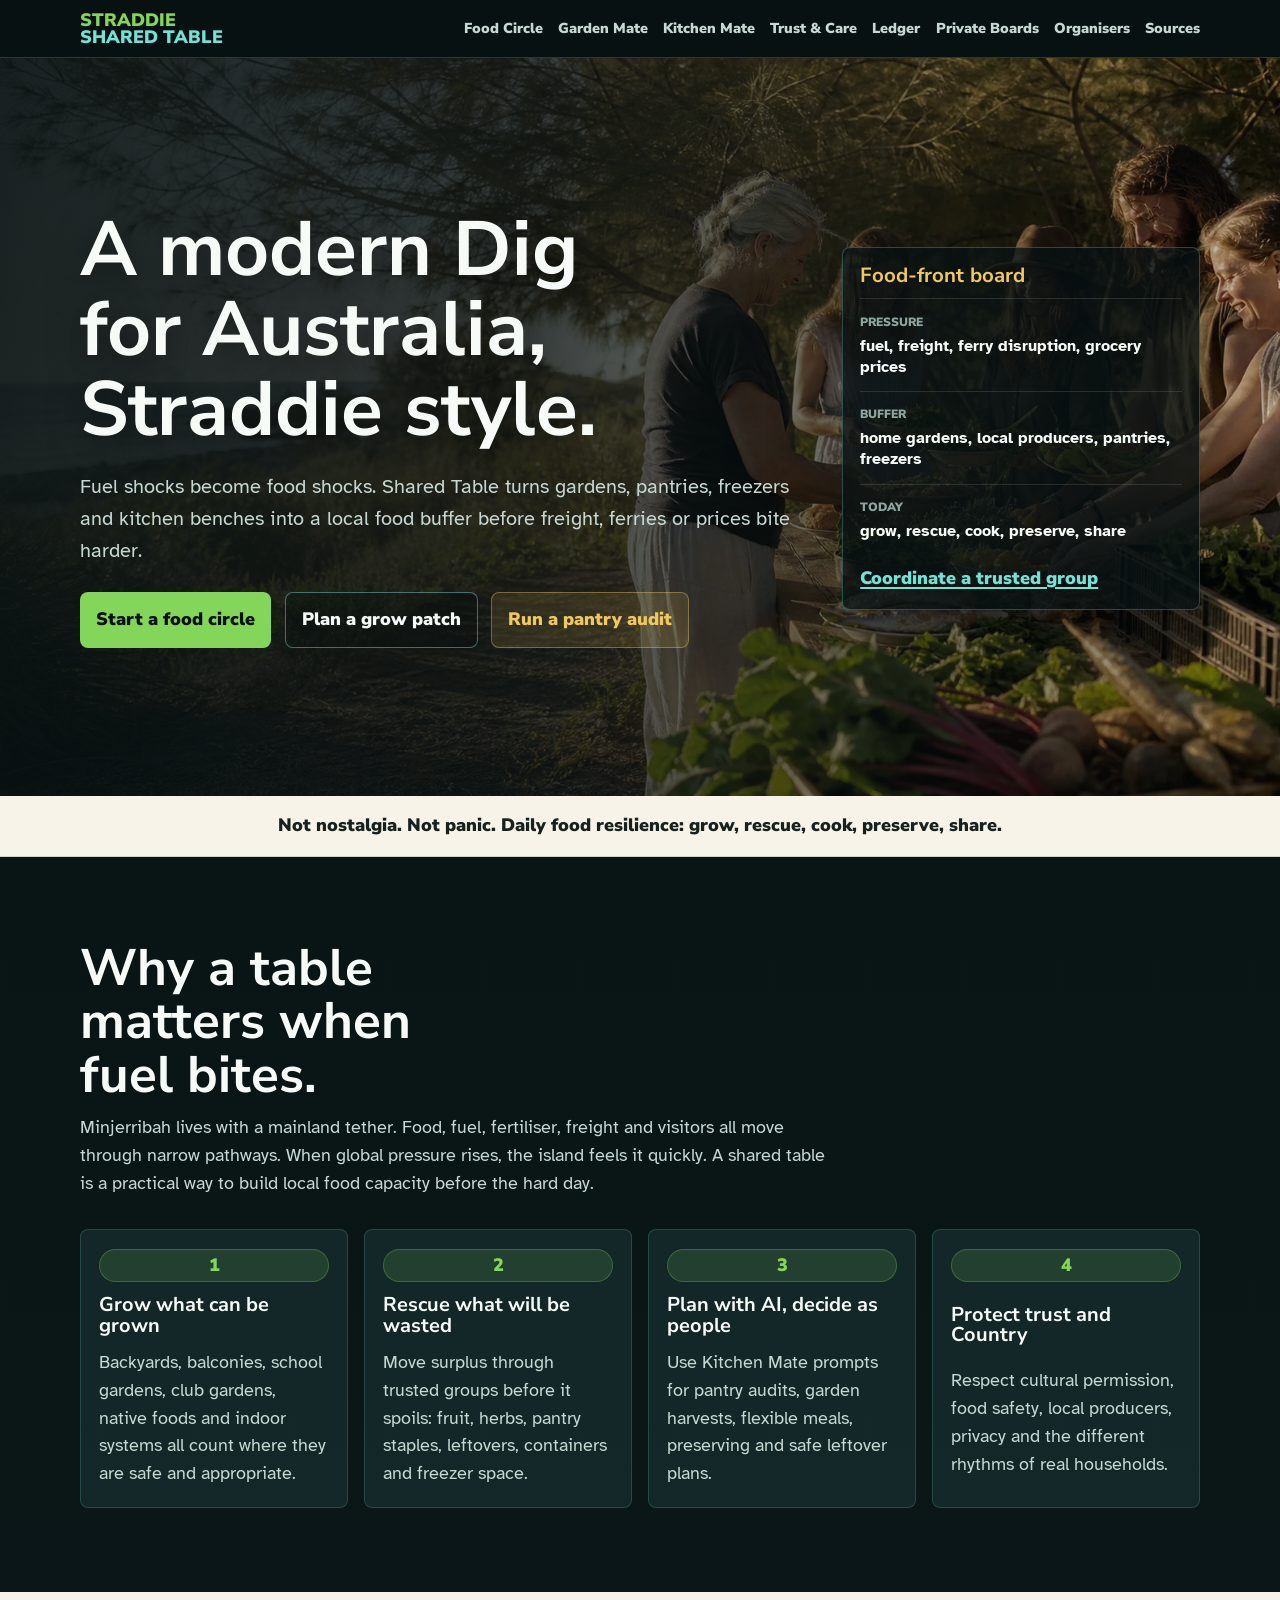
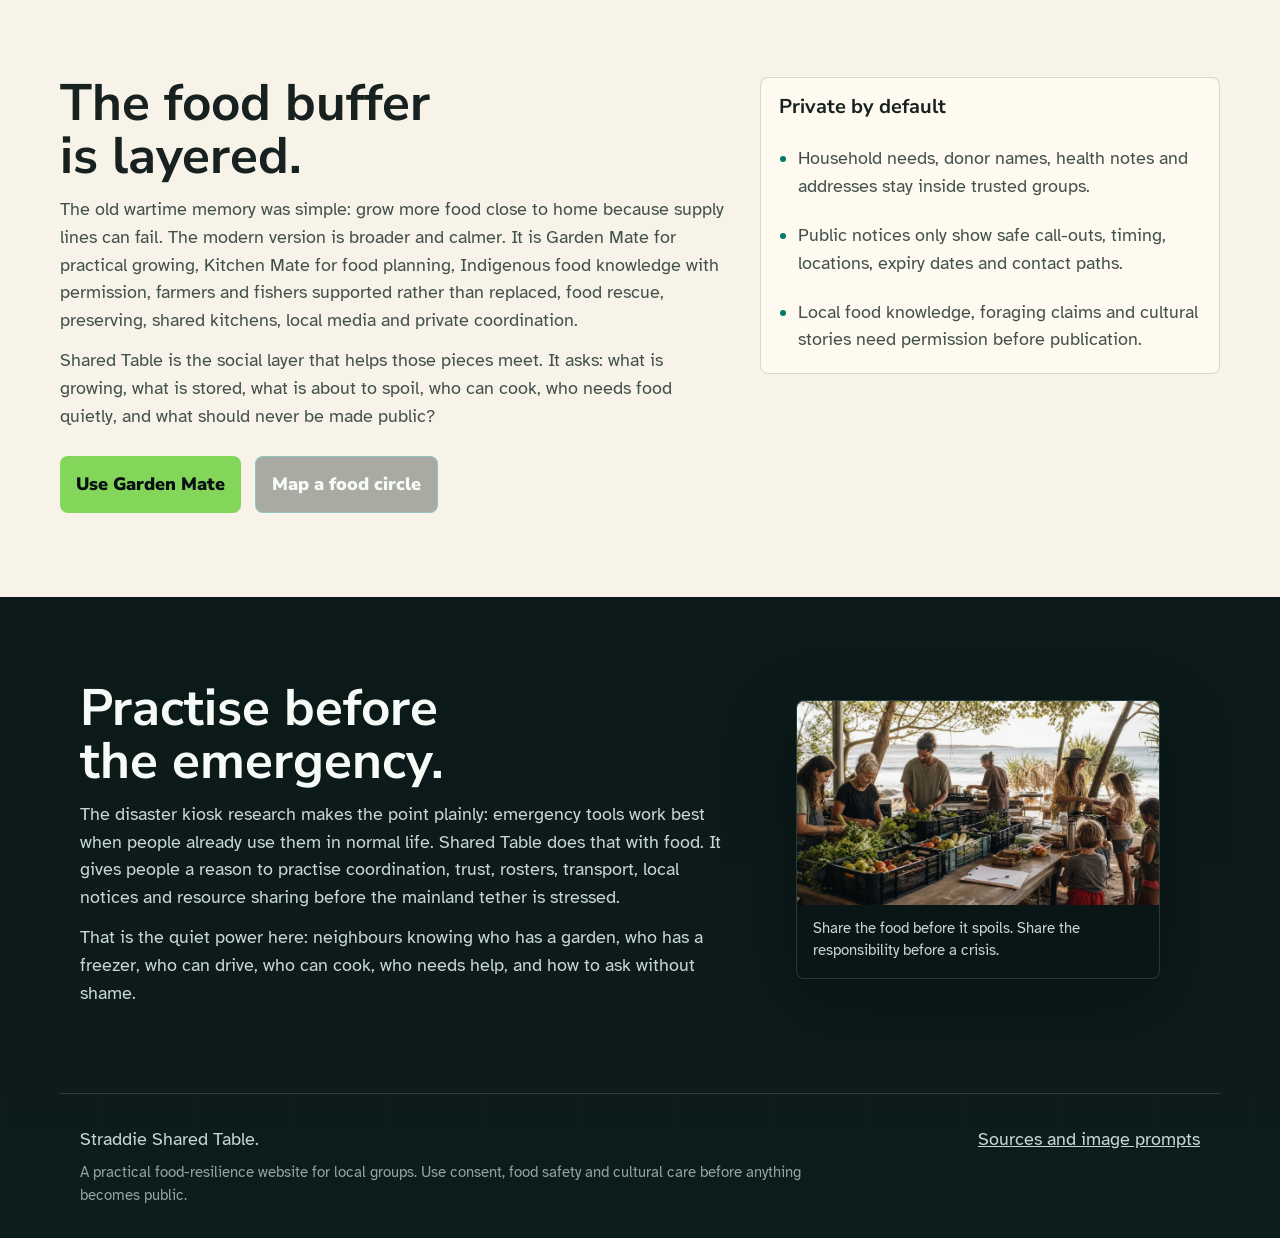
<file: index.html>
<!doctype html>
<html lang="en-AU">
  <head>
    <meta charset="utf-8">
    <meta name="viewport" content="width=device-width, initial-scale=1">
    <meta name="description" content="Straddie Shared Table is a modern Dig for Australia style food resilience project for fuel shocks, fragile freight, gardens, pantries, preserving and trusted local food circles.">
    <title>Straddie Shared Table | Modern Dig for Australia</title>
    <link rel="preconnect" href="https://fonts.googleapis.com">
    <link rel="preconnect" href="https://fonts.gstatic.com" crossorigin>
    <link href="https://fonts.googleapis.com/css2?family=Atkinson+Hyperlegible:wght@400;700&family=Nunito+Sans:wght@700;800;900&display=swap" rel="stylesheet">
    <link rel="stylesheet" href="styles.css">
    <link rel="icon" type="image/png" sizes="32x32" href="assets/favicon-raster-32.png">
    <link rel="icon" type="image/png" sizes="192x192" href="assets/favicon-raster-192.png">
    <link rel="apple-touch-icon" sizes="180x180" href="assets/apple-touch-icon-raster-180.png">
</head>
  <body>
    <a class="skip-link" href="#main">Skip to content</a>
    <header class="site-header">
      <nav class="nav" aria-label="Main navigation">
        <a class="brand-mark" href="index.html" aria-label="Straddie Shared Table home"><span>Straddie</span><span>Shared Table</span></a>
        <button class="nav-toggle" type="button" aria-label="Open menu" aria-expanded="false"><span></span><span></span><span></span></button>
        <div class="nav-links"><a href="table.html">Food Circle</a><a href="garden-mate.html">Garden Mate</a><a href="kitchen-mate.html">Kitchen Mate</a><a href="safety.html">Trust &amp; Care</a><a href="ledger.html">Ledger</a><a href="noticeboard.html">Private Boards</a><a href="grants.html">Organisers</a><a href="source-map.html">Sources</a></div>
      </nav>
    </header>
    <main id="main">
      <section class="hero home-hero" aria-labelledby="hero-title">
        <div class="hero-inner">
          <div class="hero-copy">
            <h1 id="hero-title">A modern Dig for Australia, Straddie style.</h1>
            <p class="hero-lede">Fuel shocks become food shocks. Shared Table turns gardens, pantries, freezers and kitchen benches into a local food buffer before freight, ferries or prices bite harder.</p>
            <div class="hero-actions">
              <a class="button primary" href="table.html">Start a food circle</a>
              <a class="button secondary" href="garden-mate.html">Plan a grow patch</a>
              <a class="button tertiary" href="kitchen-mate.html">Run a pantry audit</a>
            </div>
          </div>
          <aside class="hero-board" aria-label="Food resilience board">
            <h2>Food-front board</h2>
            <div class="board-row">
              <span>Pressure</span>
              <strong>fuel, freight, ferry disruption, grocery prices</strong>
            </div>
            <div class="board-row">
              <span>Buffer</span>
              <strong>home gardens, local producers, pantries, freezers</strong>
            </div>
            <div class="board-row">
              <span>Today</span>
              <strong>grow, rescue, cook, preserve, share</strong>
            </div>
            <a class="board-link" href="noticeboard.html">Coordinate a trusted group</a>
          </aside>
        </div>
      </section>
      <section class="intro-band">
        Not nostalgia. Not panic. Daily food resilience: grow, rescue, cook, preserve, share.
      </section>
      <section class="section" aria-labelledby="why-title">
        <div class="section-heading">
          <h2 id="why-title">Why a table matters when fuel bites.</h2>
          <p>Minjerribah lives with a mainland tether. Food, fuel, fertiliser, freight and visitors all move through narrow pathways. When global pressure rises, the island feels it quickly. A shared table is a practical way to build local food capacity before the hard day.</p>
        </div>
        <div class="action-rail">
          <a class="action-card" href="garden-mate.html">
            <span class="number">1</span>
            <h3>Grow what can be grown</h3>
            <p>Backyards, balconies, school gardens, club gardens, native foods and indoor systems all count where they are safe and appropriate.</p>
          </a>
          <a class="action-card" href="noticeboard.html">
            <span class="number">2</span>
            <h3>Rescue what will be wasted</h3>
            <p>Move surplus through trusted groups before it spoils: fruit, herbs, pantry staples, leftovers, containers and freezer space.</p>
          </a>
          <a class="action-card" href="kitchen-mate.html">
            <span class="number">3</span>
            <h3>Plan with AI, decide as people</h3>
            <p>Use Kitchen Mate prompts for pantry audits, garden harvests, flexible meals, preserving and safe leftover plans.</p>
          </a>
          <a class="action-card" href="safety.html">
            <span class="number">4</span>
            <h3>Protect trust and Country</h3>
            <p>Respect cultural permission, food safety, local producers, privacy and the different rhythms of real households.</p>
          </a>
        </div>
      </section>
      <section class="section paper-section" aria-labelledby="stack-title">
        <div class="split">
          <div>
            <h2 id="stack-title">The food buffer is layered.</h2>
            <p class="page-copy">The old wartime memory was simple: grow more food close to home because supply lines can fail. The modern version is broader and calmer. It is Garden Mate for practical growing, Kitchen Mate for food planning, Indigenous food knowledge with permission, farmers and fishers supported rather than replaced, food rescue, preserving, shared kitchens, local media and private coordination.</p>
            <p class="page-copy">Shared Table is the social layer that helps those pieces meet. It asks: what is growing, what is stored, what is about to spoil, who can cook, who needs food quietly, and what should never be made public?</p>
            <div class="hero-actions">
              <a class="button primary" href="garden-mate.html">Use Garden Mate</a>
              <a class="button secondary" href="table.html">Map a food circle</a>
            </div>
          </div>
          <aside class="source-panel public-private">
            <h3>Private by default</h3>
            <ul class="bridge-list">
              <li>Household needs, donor names, health notes and addresses stay inside trusted groups.</li>
              <li>Public notices only show safe call-outs, timing, locations, expiry dates and contact paths.</li>
              <li>Local food knowledge, foraging claims and cultural stories need permission before publication.</li>
            </ul>
          </aside>
        </div>
      </section>
      <section class="section" aria-labelledby="resilience-title">
        <div class="split resilience-split">
          <div>
            <h2 id="resilience-title">Practise before the emergency.</h2>
            <p class="page-copy">The disaster kiosk research makes the point plainly: emergency tools work best when people already use them in normal life. Shared Table does that with food. It gives people a reason to practise coordination, trust, rosters, transport, local notices and resource sharing before the mainland tether is stressed.</p>
            <p class="page-copy">That is the quiet power here: neighbours knowing who has a garden, who has a freezer, who can drive, who can cook, who needs help, and how to ask without shame.</p>
          </div>
          <figure class="image-panel">
            <img src="assets/shared-table-loop.webp" alt="Community members sorting surplus produce at an outdoor shared table.">
            <figcaption>Share the food before it spoils. Share the responsibility before a crisis.</figcaption>
          </figure>
        </div>
      </section>
    </main>
    <footer class="site-footer">
      <div>
        <p>Straddie Shared Table.</p>
        <p class="footer-note">A practical food-resilience website for local groups. Use consent, food safety and cultural care before anything becomes public.</p>
      </div>
      <a href="source-map.html">Sources and image prompts</a>
    </footer>
    <button class="top-button" type="button" data-to-top aria-label="Back to top">Top</button>
    <script src="script.js"></script>
  </body>
</html>
</file>
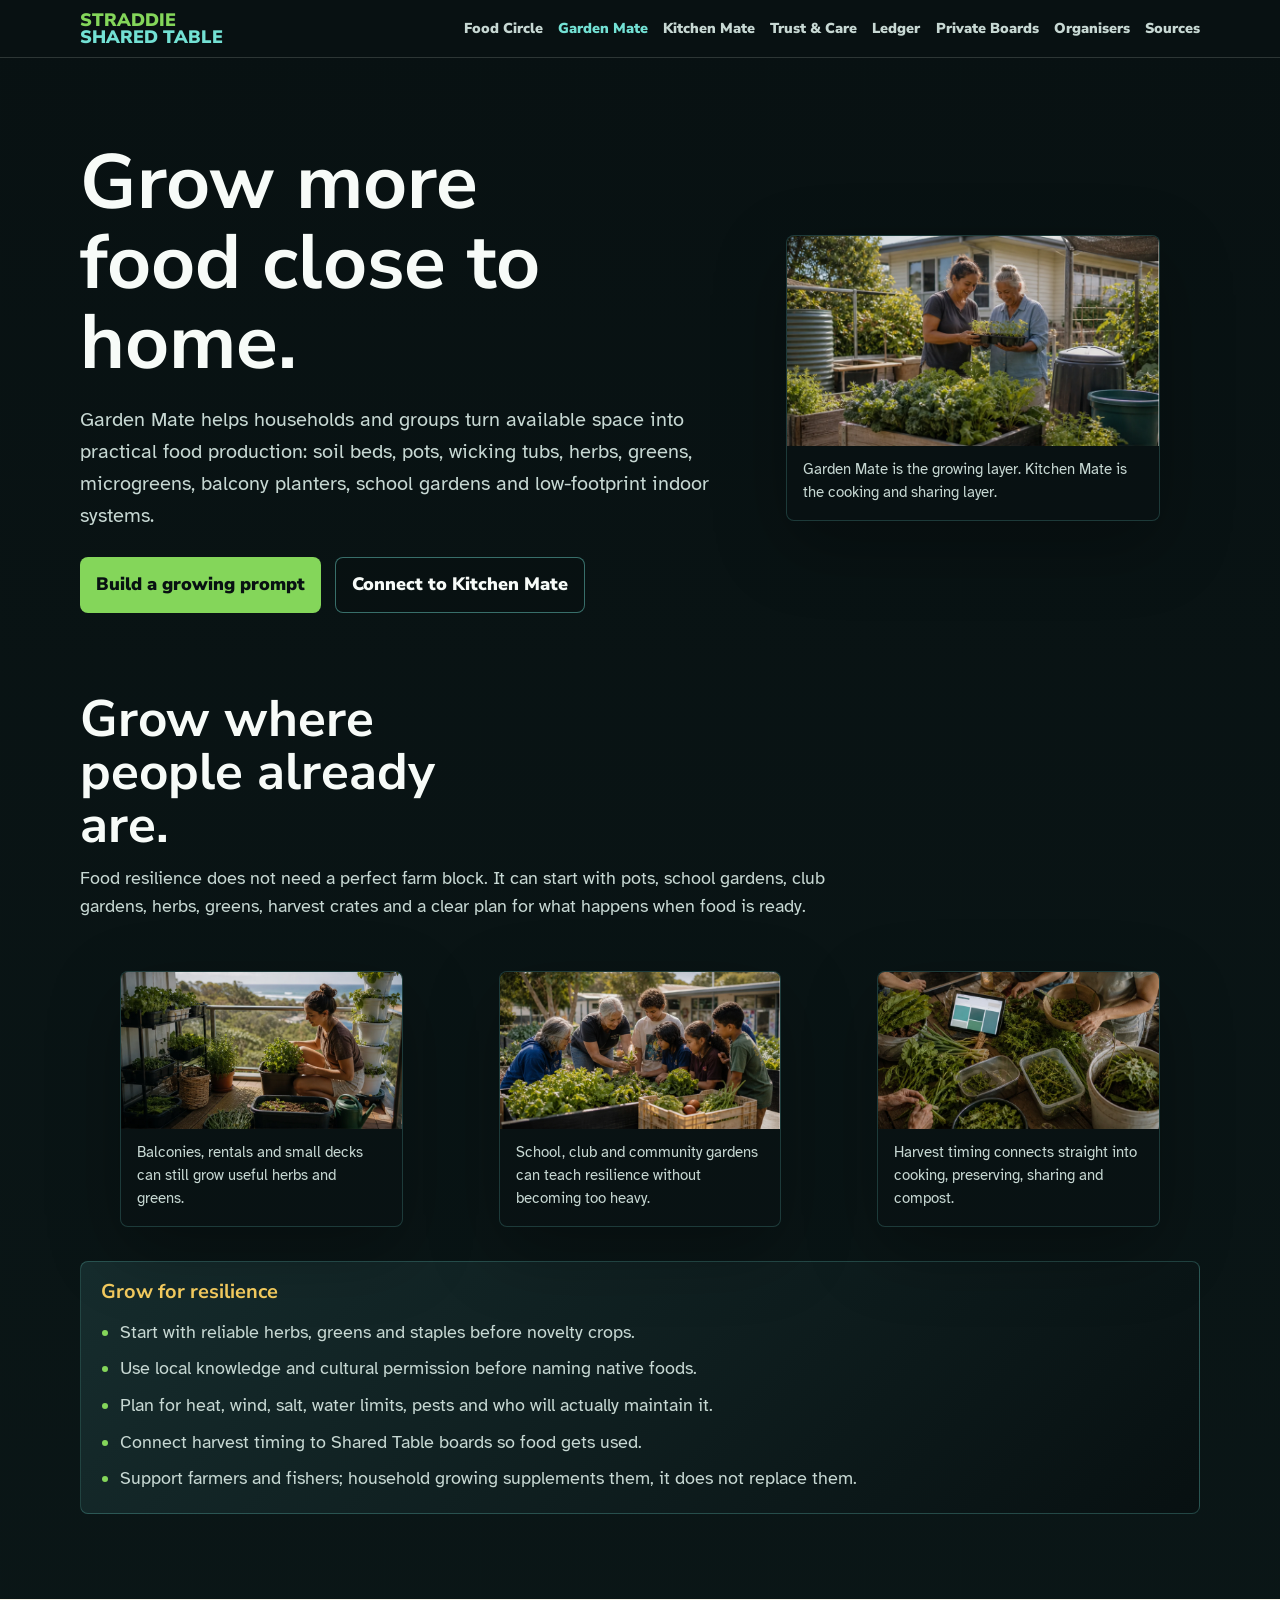
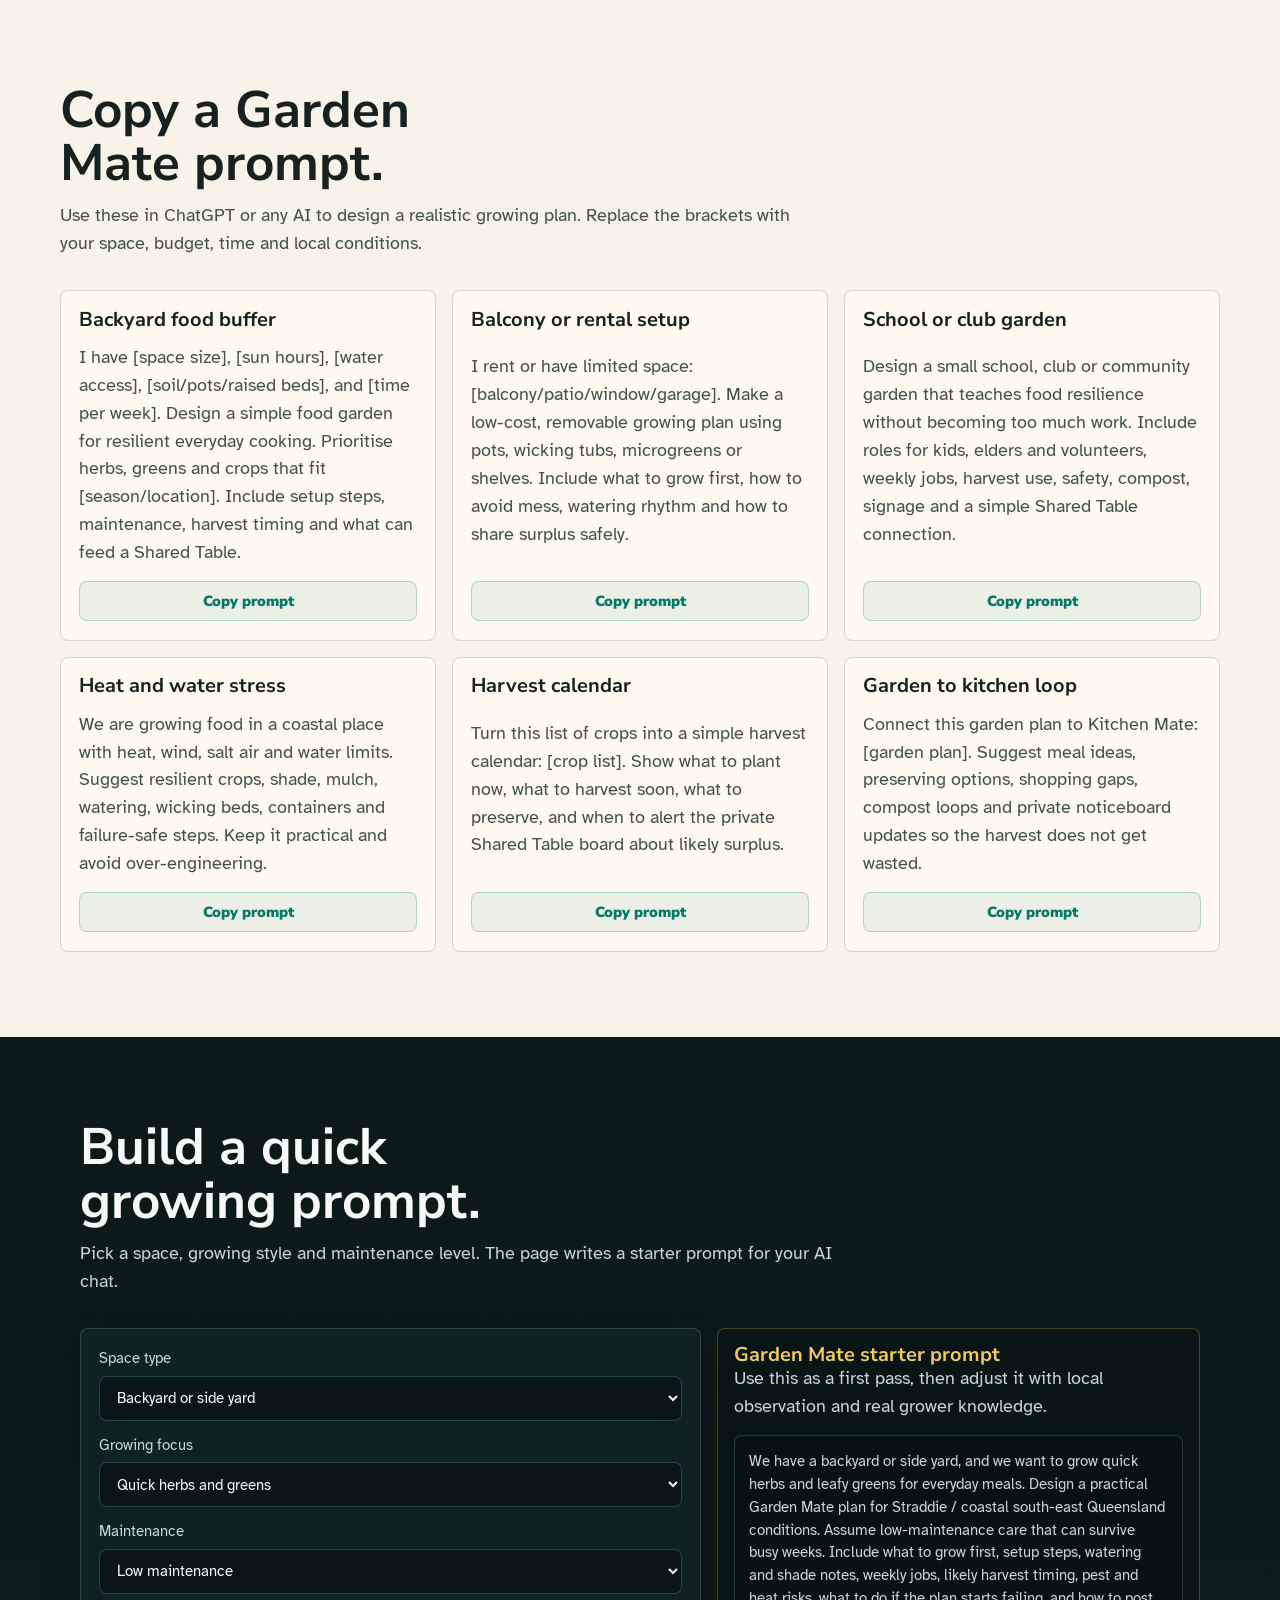
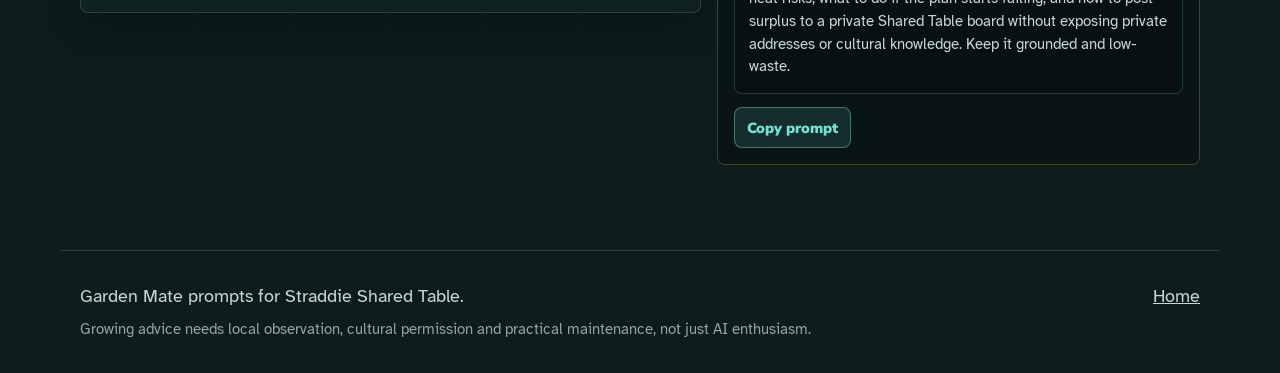
<file: garden-mate.html>
<!doctype html>
<html lang="en-AU">
  <head>
    <meta charset="utf-8">
    <meta name="viewport" content="width=device-width, initial-scale=1">
    <meta name="description" content="Garden Mate prompts for growing more local produce in backyards, balconies, school gardens, club plots and small-footprint food systems.">
    <title>Garden Mate Growing Prompts | Straddie Shared Table</title>
    <link rel="preconnect" href="https://fonts.googleapis.com">
    <link rel="preconnect" href="https://fonts.gstatic.com" crossorigin>
    <link href="https://fonts.googleapis.com/css2?family=Atkinson+Hyperlegible:wght@400;700&family=Nunito+Sans:wght@700;800;900&display=swap" rel="stylesheet">
    <link rel="stylesheet" href="styles.css">
    <link rel="icon" href="assets/favicon.svg" type="image/svg+xml">
  <link rel="shortcut icon" href="assets/favicon.ico" type="image/x-icon">
</head>
  <body>
    <a class="skip-link" href="#main">Skip to content</a>
    <header class="site-header"><nav class="nav" aria-label="Main navigation"><a class="brand-mark" href="index.html"><span>Straddie</span><span>Shared Table</span></a><button class="nav-toggle" type="button" aria-label="Open menu" aria-expanded="false"><span></span><span></span><span></span></button><div class="nav-links"><a href="table.html">Food Circle</a><a href="garden-mate.html" aria-current="page">Garden Mate</a><a href="kitchen-mate.html">Kitchen Mate</a><a href="safety.html">Trust &amp; Care</a><a href="ledger.html">Ledger</a><a href="noticeboard.html">Private Boards</a><a href="grants.html">Organisers</a><a href="source-map.html">Sources</a></div></nav></header>
    <main id="main">
      <section class="page-hero page-hero-split">
        <div>
          <h1>Grow more food close to home.</h1>
          <p class="hero-lede">Garden Mate helps households and groups turn available space into practical food production: soil beds, pots, wicking tubs, herbs, greens, microgreens, balcony planters, school gardens and low-footprint indoor systems.</p>
          <div class="hero-actions"><a class="button primary" href="#garden-builder-title">Build a growing prompt</a><a class="button secondary" href="kitchen-mate.html">Connect to Kitchen Mate</a></div>
        </div>
        <figure class="image-panel">
          <img src="assets/garden-mate-backyard.webp" alt="Two neighbours holding seedlings in a practical coastal backyard food garden.">
          <figcaption>Garden Mate is the growing layer. Kitchen Mate is the cooking and sharing layer.</figcaption>
        </figure>
      </section>
      <section class="section near-hero" aria-labelledby="garden-paths-title">
        <div class="section-heading">
          <h2 id="garden-paths-title">Grow where people already are.</h2>
          <p>Food resilience does not need a perfect farm block. It can start with pots, school gardens, club gardens, herbs, greens, harvest crates and a clear plan for what happens when food is ready.</p>
        </div>
        <div class="grid three image-grid">
          <figure class="image-panel">
            <img src="assets/garden-mate-balcony.webp" alt="A compact coastal balcony with pots, herbs, microgreens and wicking containers.">
            <figcaption>Balconies, rentals and small decks can still grow useful herbs and greens.</figcaption>
          </figure>
          <figure class="image-panel">
            <img src="assets/garden-mate-school-club.webp" alt="Children and elders learning together around a school or club garden bed.">
            <figcaption>School, club and community gardens can teach resilience without becoming too heavy.</figcaption>
          </figure>
          <figure class="image-panel">
            <img src="assets/garden-mate-harvest-loop.webp" alt="Hands sorting leafy greens, herbs and containers beside a tablet with abstract planning blocks.">
            <figcaption>Harvest timing connects straight into cooking, preserving, sharing and compost.</figcaption>
          </figure>
        </div>
        <aside class="bridge-panel">
          <h3>Grow for resilience</h3>
          <ul class="bridge-list">
            <li>Start with reliable herbs, greens and staples before novelty crops.</li>
            <li>Use local knowledge and cultural permission before naming native foods.</li>
            <li>Plan for heat, wind, salt, water limits, pests and who will actually maintain it.</li>
            <li>Connect harvest timing to Shared Table boards so food gets used.</li>
            <li>Support farmers and fishers; household growing supplements them, it does not replace them.</li>
          </ul>
        </aside>
      </section>
      <section class="section paper-section" aria-labelledby="garden-prompts">
        <div class="section-heading">
          <h2 id="garden-prompts">Copy a Garden Mate prompt.</h2>
          <p>Use these in ChatGPT or any AI to design a realistic growing plan. Replace the brackets with your space, budget, time and local conditions.</p>
        </div>
        <div class="prompt-grid light">
          <article class="prompt-card">
            <h3>Backyard food buffer</h3>
            <p>I have [space size], [sun hours], [water access], [soil/pots/raised beds], and [time per week]. Design a simple food garden for resilient everyday cooking. Prioritise herbs, greens and crops that fit [season/location]. Include setup steps, maintenance, harvest timing and what can feed a Shared Table.</p>
            <button class="copy-button" type="button" data-copy-prompt>Copy prompt</button>
          </article>
          <article class="prompt-card">
            <h3>Balcony or rental setup</h3>
            <p>I rent or have limited space: [balcony/patio/window/garage]. Make a low-cost, removable growing plan using pots, wicking tubs, microgreens or shelves. Include what to grow first, how to avoid mess, watering rhythm and how to share surplus safely.</p>
            <button class="copy-button" type="button" data-copy-prompt>Copy prompt</button>
          </article>
          <article class="prompt-card">
            <h3>School or club garden</h3>
            <p>Design a small school, club or community garden that teaches food resilience without becoming too much work. Include roles for kids, elders and volunteers, weekly jobs, harvest use, safety, compost, signage and a simple Shared Table connection.</p>
            <button class="copy-button" type="button" data-copy-prompt>Copy prompt</button>
          </article>
          <article class="prompt-card">
            <h3>Heat and water stress</h3>
            <p>We are growing food in a coastal place with heat, wind, salt air and water limits. Suggest resilient crops, shade, mulch, watering, wicking beds, containers and failure-safe steps. Keep it practical and avoid over-engineering.</p>
            <button class="copy-button" type="button" data-copy-prompt>Copy prompt</button>
          </article>
          <article class="prompt-card">
            <h3>Harvest calendar</h3>
            <p>Turn this list of crops into a simple harvest calendar: [crop list]. Show what to plant now, what to harvest soon, what to preserve, and when to alert the private Shared Table board about likely surplus.</p>
            <button class="copy-button" type="button" data-copy-prompt>Copy prompt</button>
          </article>
          <article class="prompt-card">
            <h3>Garden to kitchen loop</h3>
            <p>Connect this garden plan to Kitchen Mate: [garden plan]. Suggest meal ideas, preserving options, shopping gaps, compost loops and private noticeboard updates so the harvest does not get wasted.</p>
            <button class="copy-button" type="button" data-copy-prompt>Copy prompt</button>
          </article>
        </div>
      </section>
      <section class="section" aria-labelledby="garden-builder-title">
        <div class="section-heading">
          <h2 id="garden-builder-title">Build a quick growing prompt.</h2>
          <p>Pick a space, growing style and maintenance level. The page writes a starter prompt for your AI chat.</p>
        </div>
        <div class="planner-grid">
          <form class="planner-panel" data-garden-planner>
            <div class="control-grid">
              <label>Space type<select name="space"><option value="backyard">Backyard or side yard</option><option value="balcony">Balcony, deck or rental pots</option><option value="school">School, club or community plot</option><option value="indoor">Indoor shelf or microgreens</option></select></label>
              <label>Growing focus<select name="focus"><option value="quick">Quick herbs and greens</option><option value="staple">Staples and filling crops</option><option value="preserve">Crops for preserving</option><option value="native">Native/local foods with permission</option></select></label>
              <label>Maintenance<select name="maintenance"><option value="low">Low maintenance</option><option value="shared">Shared roster</option><option value="learning">Learning project</option><option value="intensive">High-yield intensive</option></select></label>
            </div>
          </form>
          <div class="output-card" data-garden-output></div>
        </div>
      </section>
    </main>
    <footer class="site-footer"><div><p>Garden Mate prompts for Straddie Shared Table.</p><p class="footer-note">Growing advice needs local observation, cultural permission and practical maintenance, not just AI enthusiasm.</p></div><a href="index.html">Home</a></footer>
    <button class="top-button" type="button" data-to-top aria-label="Back to top">Top</button>
    <script src="script.js"></script>
  </body>
</html>
</file>
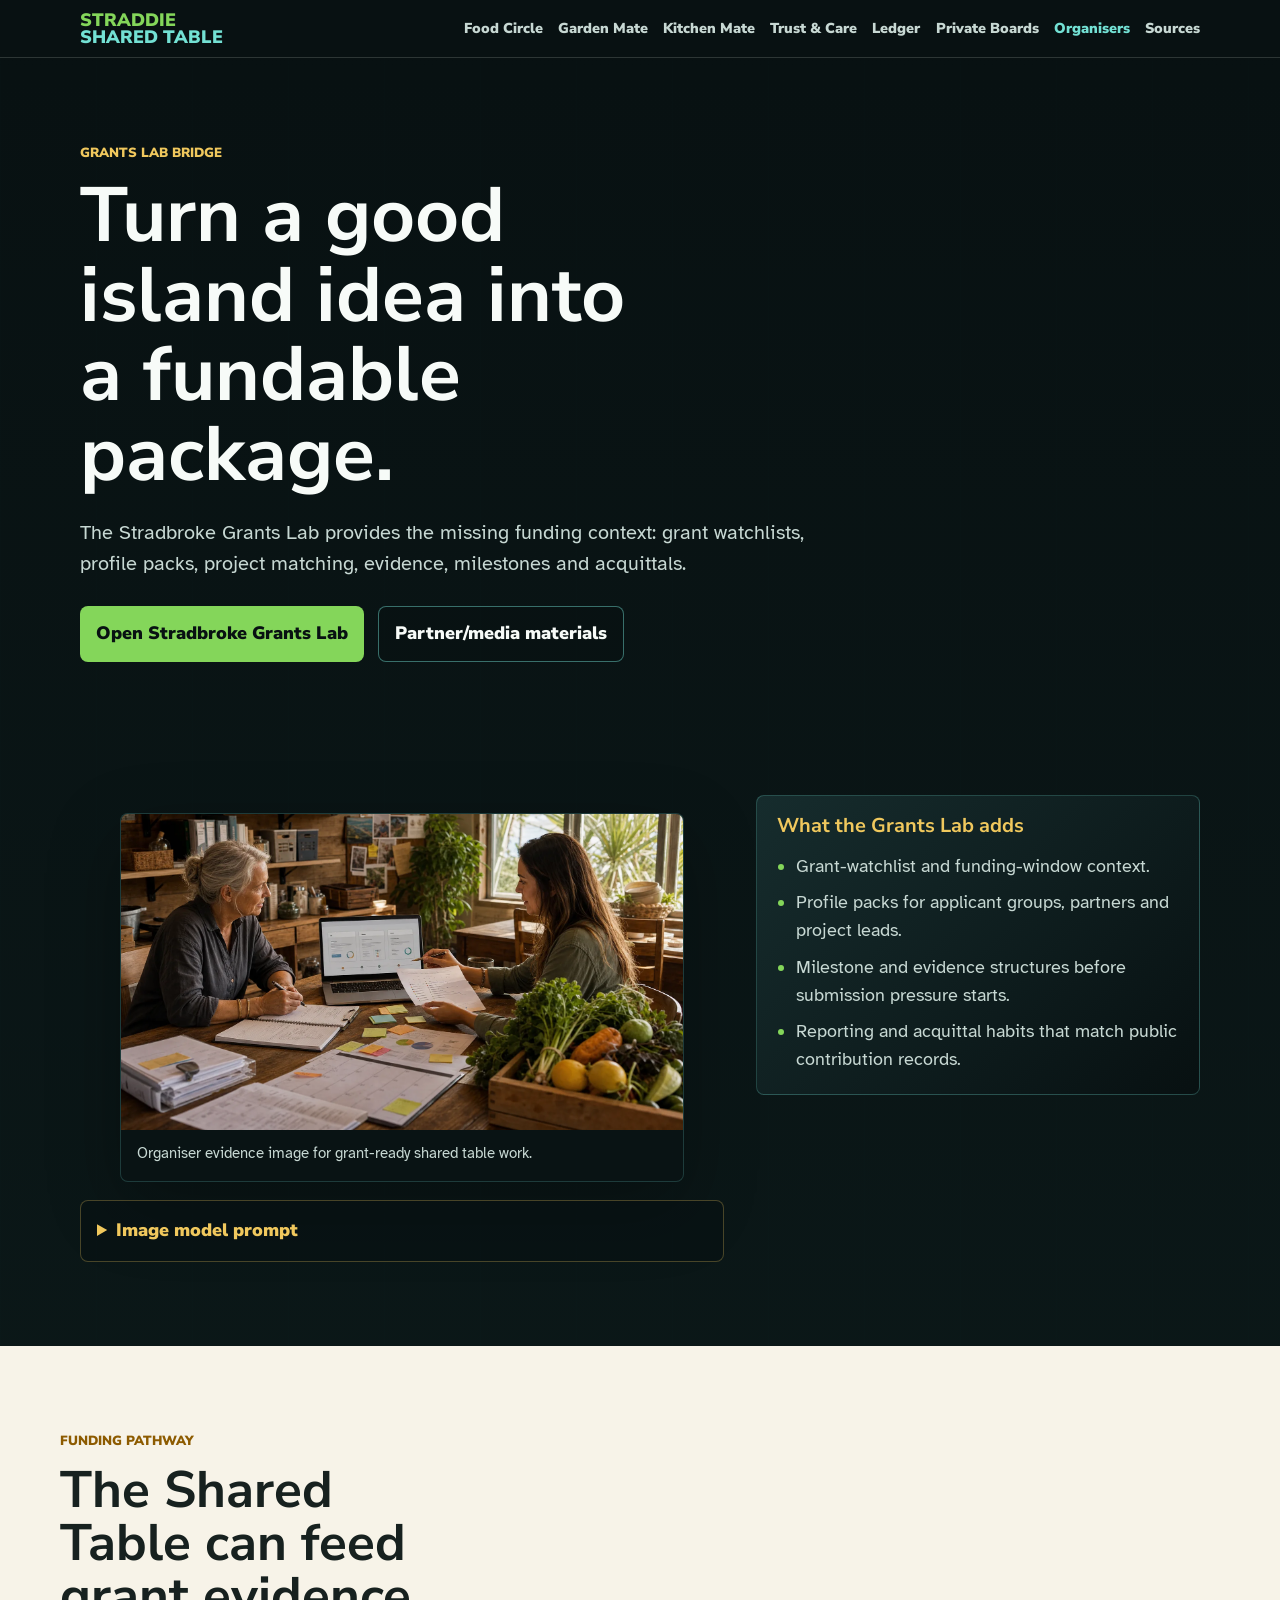
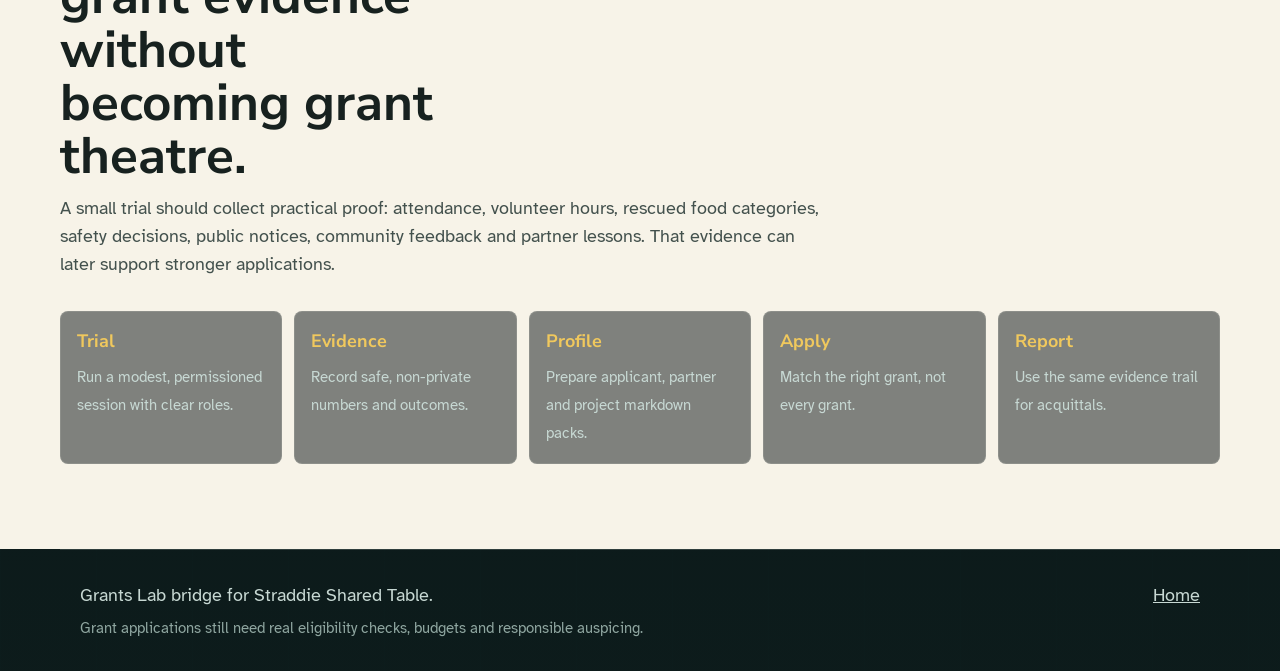
<file: grants.html>
<!doctype html>
<html lang="en-AU">
  <head>
    <meta charset="utf-8">
    <meta name="viewport" content="width=device-width, initial-scale=1">
    <meta name="description" content="How the Straddie Shared Table connects to the Stradbroke Grants Lab.">
    <title>Grants Lab Bridge | Straddie Shared Table</title>
    <link rel="preconnect" href="https://fonts.googleapis.com">
    <link rel="preconnect" href="https://fonts.gstatic.com" crossorigin>
    <link href="https://fonts.googleapis.com/css2?family=Atkinson+Hyperlegible:wght@400;700&family=Nunito+Sans:wght@700;800;900&display=swap" rel="stylesheet">
    <link rel="stylesheet" href="styles.css">
    <link rel="icon" href="assets/favicon.svg" type="image/svg+xml">
  <link rel="shortcut icon" href="assets/favicon.ico" type="image/x-icon">
</head>
  <body>
    <a class="skip-link" href="#main">Skip to content</a>
    <header class="site-header"><nav class="nav" aria-label="Main navigation"><a class="brand-mark" href="index.html"><span>Straddie</span><span>Shared Table</span></a><button class="nav-toggle" type="button" aria-label="Open menu" aria-expanded="false"><span></span><span></span><span></span></button><div class="nav-links"><a href="table.html">Food Circle</a><a href="garden-mate.html">Garden Mate</a><a href="kitchen-mate.html">Kitchen Mate</a><a href="safety.html">Trust &amp; Care</a><a href="ledger.html">Ledger</a><a href="noticeboard.html">Private Boards</a><a href="grants.html" aria-current="page">Organisers</a><a href="source-map.html">Sources</a></div></nav></header>
    <main id="main">
      <section class="page-hero">
        <p class="section-label">Grants Lab bridge</p>
        <h1>Turn a good island idea into a fundable package.</h1>
        <p class="hero-lede">The Stradbroke Grants Lab provides the missing funding context: grant watchlists, profile packs, project matching, evidence, milestones and acquittals.</p>
        <div class="hero-actions"><a class="button primary" href="https://auraofintelligence.github.io/stradbroke-grants-lab/index.html">Open Stradbroke Grants Lab</a><a class="button secondary" href="partner-media.html">Partner/media materials</a></div>
      </section>
      <section class="section split">
        <div>
          <figure class="image-panel">
            <img src="assets/grants-readiness.webp" alt="A grants readiness table with produce, paperwork, calendar and laptop in an island community workspace.">
            <figcaption>Organiser evidence image for grant-ready shared table work.</figcaption>
          </figure>
          <details class="prompt-box"><summary>Image model prompt</summary><p class="prompt-text">Photorealistic editorial website section image for a community grants readiness lab connected to a local food-sharing initiative. Scene: timber table with grant paperwork, laptop showing abstract cards with no readable text, sticky notes without readable words, local produce crate, simple budget notebook, calendar, and two people planning calmly in an Australian island community workspace. Communicates funding pathways, evidence, milestones, reporting and practical support. Warm natural daylight, grounded and realistic, no logos, no readable text, no QR codes, no government crests, no corporate stock-photo look. 16:9 landscape, high detail.</p></details>
        </div>
        <aside class="bridge-panel">
          <h3>What the Grants Lab adds</h3>
          <ul class="bridge-list">
            <li>Grant-watchlist and funding-window context.</li>
            <li>Profile packs for applicant groups, partners and project leads.</li>
            <li>Milestone and evidence structures before submission pressure starts.</li>
            <li>Reporting and acquittal habits that match public contribution records.</li>
          </ul>
        </aside>
      </section>
      <section class="section paper-section">
        <div class="section-heading"><p class="section-label">Funding pathway</p><h2>The Shared Table can feed grant evidence without becoming grant theatre.</h2><p>A small trial should collect practical proof: attendance, volunteer hours, rescued food categories, safety decisions, public notices, community feedback and partner lessons. That evidence can later support stronger applications.</p></div>
        <div class="flow-line">
          <div><strong>Trial</strong><span>Run a modest, permissioned session with clear roles.</span></div>
          <div><strong>Evidence</strong><span>Record safe, non-private numbers and outcomes.</span></div>
          <div><strong>Profile</strong><span>Prepare applicant, partner and project markdown packs.</span></div>
          <div><strong>Apply</strong><span>Match the right grant, not every grant.</span></div>
          <div><strong>Report</strong><span>Use the same evidence trail for acquittals.</span></div>
        </div>
      </section>
    </main>
    <footer class="site-footer"><div><p>Grants Lab bridge for Straddie Shared Table.</p><p class="footer-note">Grant applications still need real eligibility checks, budgets and responsible auspicing.</p></div><a href="index.html">Home</a></footer>
    <button class="top-button" type="button" data-to-top aria-label="Back to top">Top</button>
    <script src="script.js"></script>
  </body>
</html>
</file>
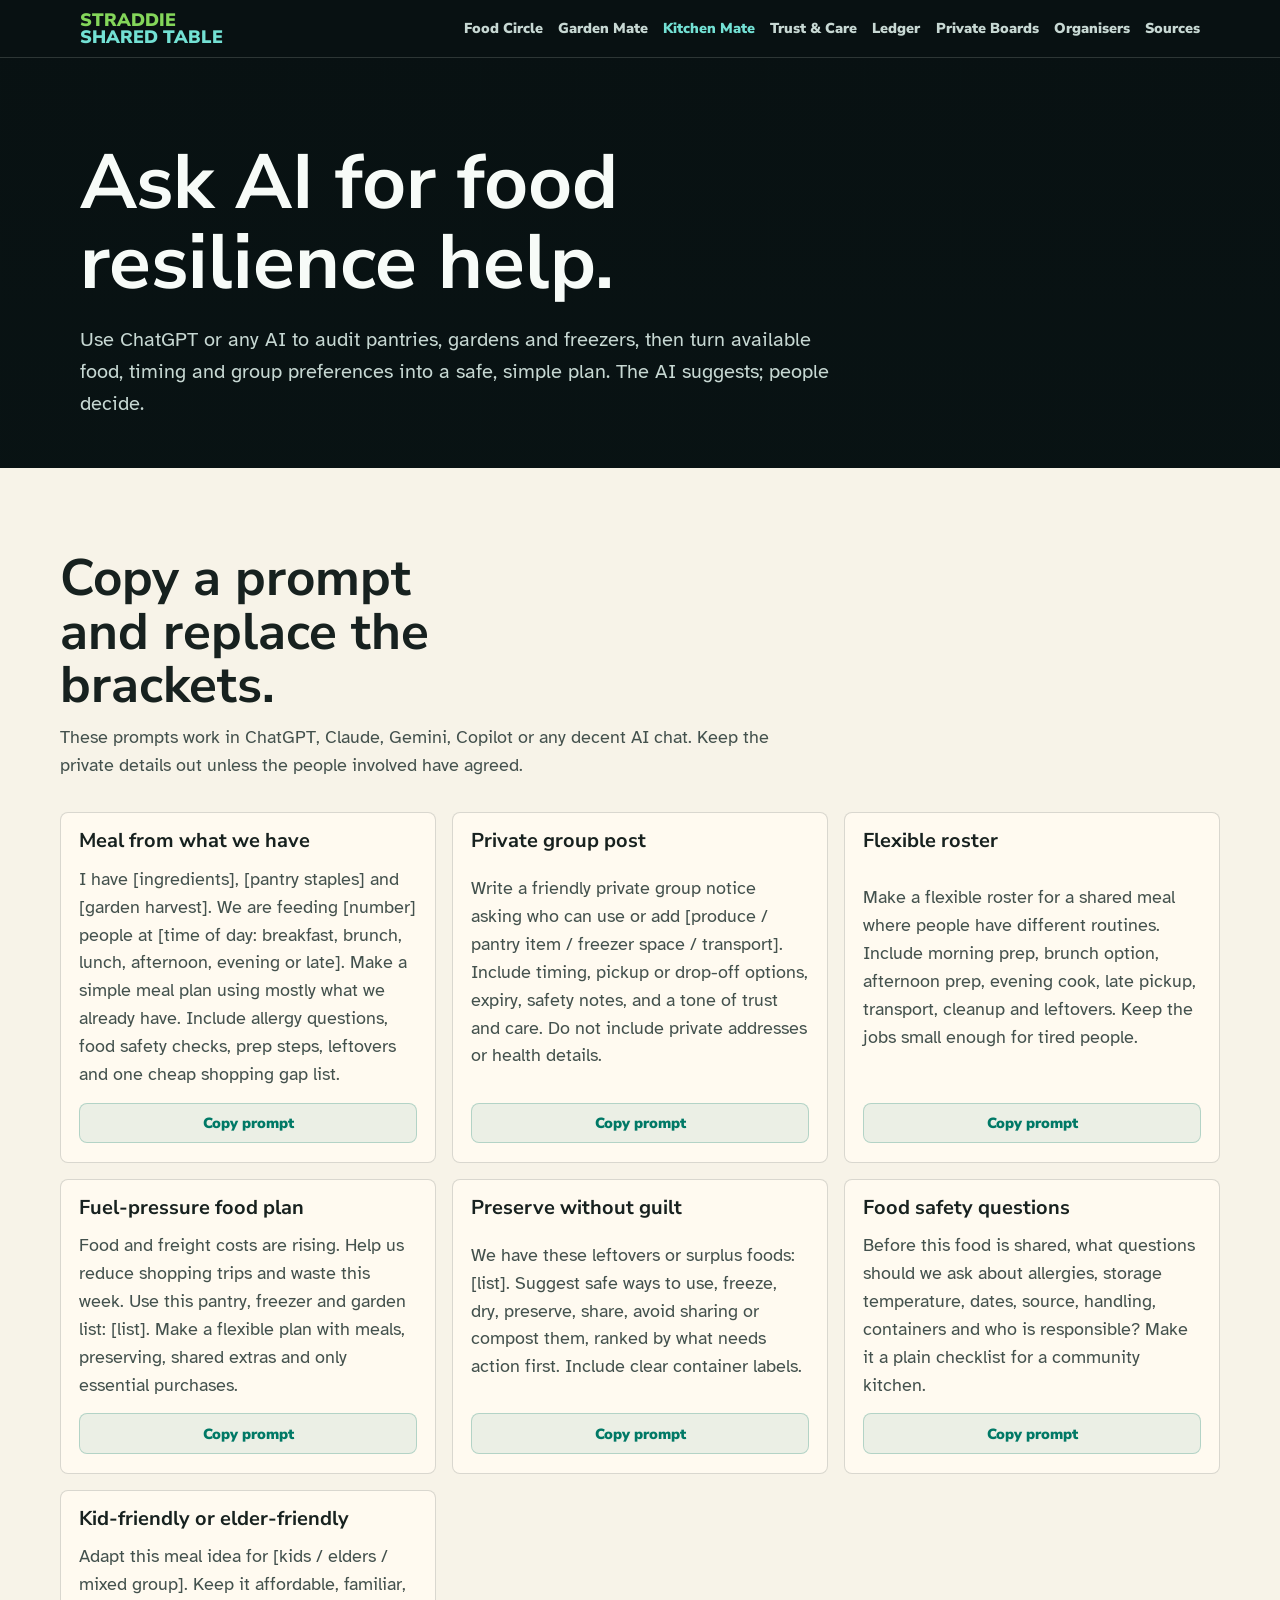
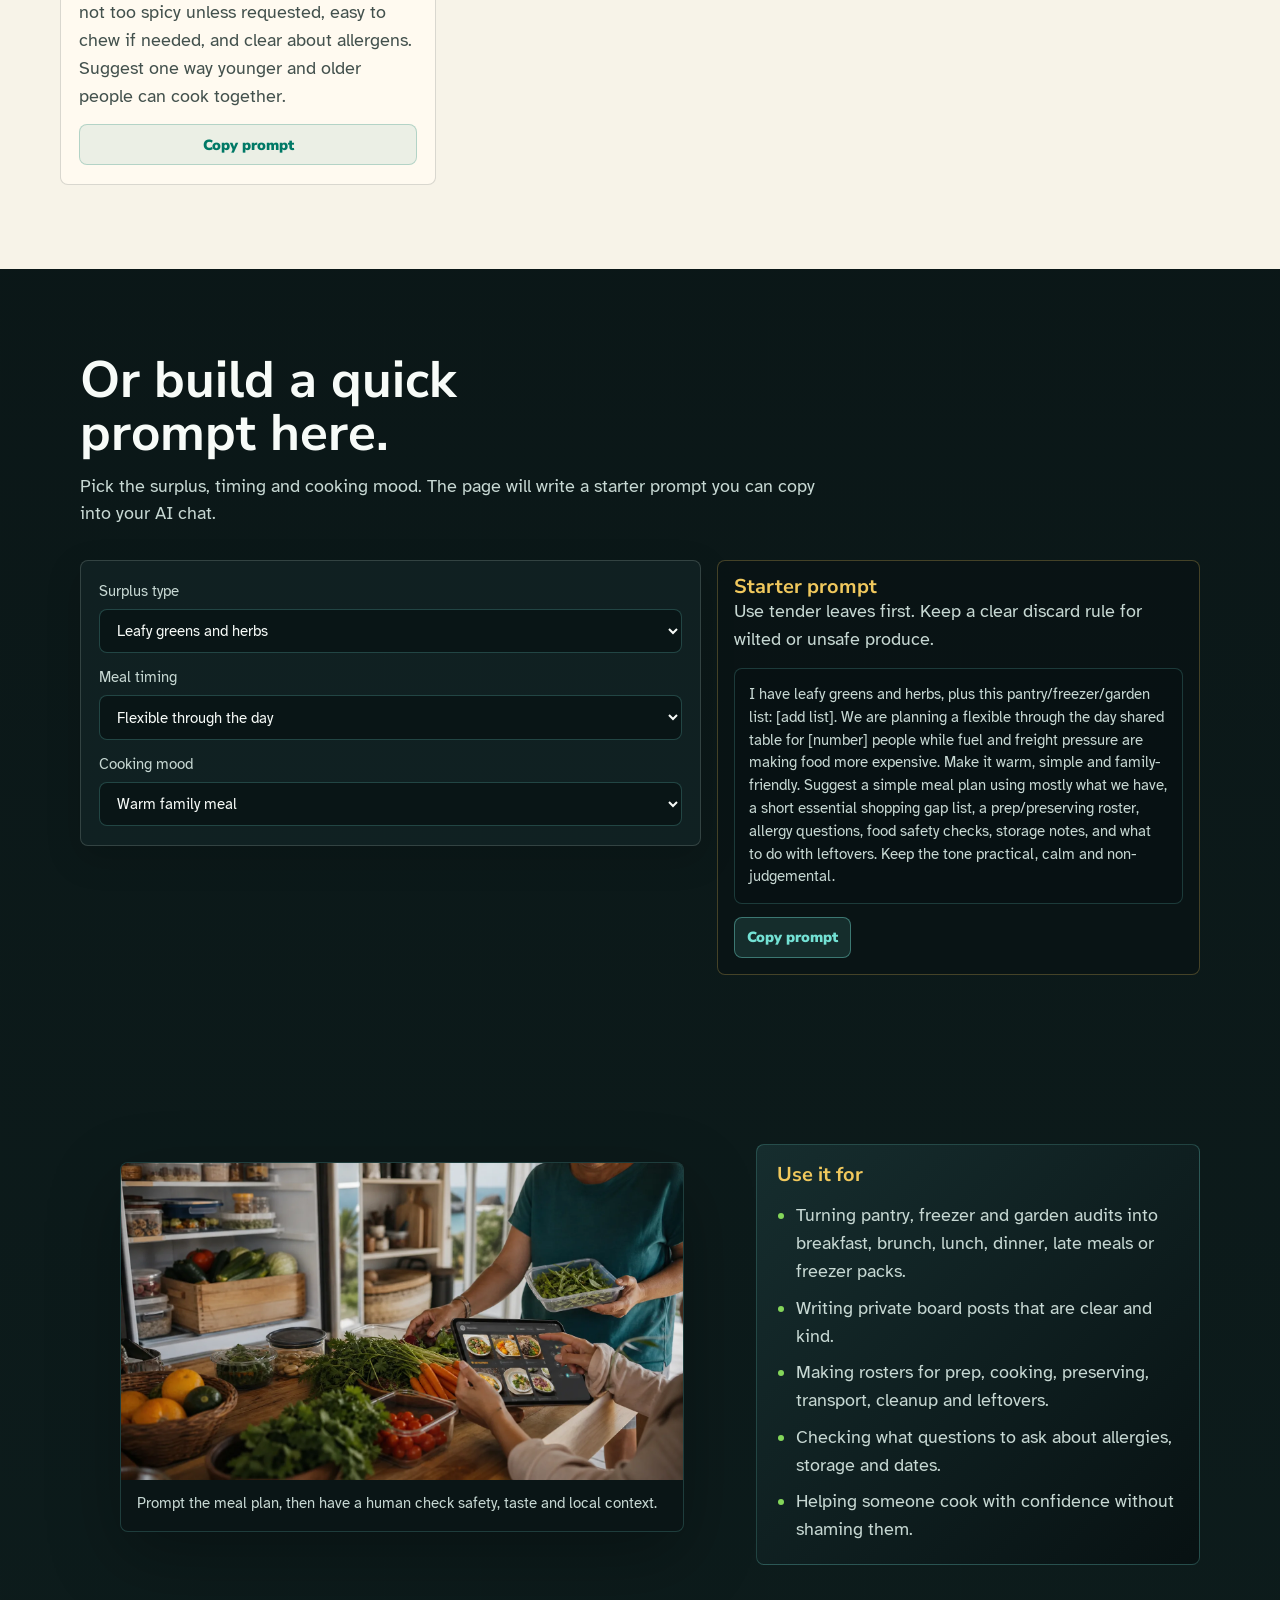
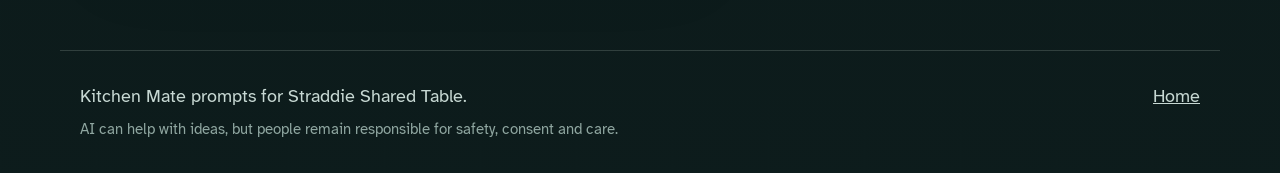
<file: kitchen-mate.html>
<!doctype html>
<html lang="en-AU">
  <head>
    <meta charset="utf-8">
    <meta name="viewport" content="width=device-width, initial-scale=1">
    <meta name="description" content="Kitchen Mate prompts for using ChatGPT or any AI to audit pantries, gardens and freezers, then plan safe shared meals during fuel and freight pressure.">
    <title>Kitchen Mate Food Resilience Prompts | Straddie Shared Table</title>
    <link rel="preconnect" href="https://fonts.googleapis.com">
    <link rel="preconnect" href="https://fonts.gstatic.com" crossorigin>
    <link href="https://fonts.googleapis.com/css2?family=Atkinson+Hyperlegible:wght@400;700&family=Nunito+Sans:wght@700;800;900&display=swap" rel="stylesheet">
    <link rel="stylesheet" href="styles.css">
    <link rel="icon" href="assets/favicon.svg" type="image/svg+xml">
  <link rel="shortcut icon" href="assets/favicon.ico" type="image/x-icon">
</head>
  <body>
    <a class="skip-link" href="#main">Skip to content</a>
    <header class="site-header"><nav class="nav" aria-label="Main navigation"><a class="brand-mark" href="index.html"><span>Straddie</span><span>Shared Table</span></a><button class="nav-toggle" type="button" aria-label="Open menu" aria-expanded="false"><span></span><span></span><span></span></button><div class="nav-links"><a href="table.html">Food Circle</a><a href="garden-mate.html">Garden Mate</a><a href="kitchen-mate.html" aria-current="page">Kitchen Mate</a><a href="safety.html">Trust &amp; Care</a><a href="ledger.html">Ledger</a><a href="noticeboard.html">Private Boards</a><a href="grants.html">Organisers</a><a href="source-map.html">Sources</a></div></nav></header>
    <main id="main">
      <section class="page-hero">
        <h1>Ask AI for food resilience help.</h1>
        <p class="hero-lede">Use ChatGPT or any AI to audit pantries, gardens and freezers, then turn available food, timing and group preferences into a safe, simple plan. The AI suggests; people decide.</p>
      </section>
      <section class="section paper-section" aria-labelledby="prompt-title">
        <div class="section-heading">
          <h2 id="prompt-title">Copy a prompt and replace the brackets.</h2>
          <p>These prompts work in ChatGPT, Claude, Gemini, Copilot or any decent AI chat. Keep the private details out unless the people involved have agreed.</p>
        </div>
        <div class="prompt-grid light">
          <article class="prompt-card">
            <h3>Meal from what we have</h3>
            <p>I have [ingredients], [pantry staples] and [garden harvest]. We are feeding [number] people at [time of day: breakfast, brunch, lunch, afternoon, evening or late]. Make a simple meal plan using mostly what we already have. Include allergy questions, food safety checks, prep steps, leftovers and one cheap shopping gap list.</p>
            <button class="copy-button" type="button" data-copy-prompt>Copy prompt</button>
          </article>
          <article class="prompt-card">
            <h3>Private group post</h3>
            <p>Write a friendly private group notice asking who can use or add [produce / pantry item / freezer space / transport]. Include timing, pickup or drop-off options, expiry, safety notes, and a tone of trust and care. Do not include private addresses or health details.</p>
            <button class="copy-button" type="button" data-copy-prompt>Copy prompt</button>
          </article>
          <article class="prompt-card">
            <h3>Flexible roster</h3>
            <p>Make a flexible roster for a shared meal where people have different routines. Include morning prep, brunch option, afternoon prep, evening cook, late pickup, transport, cleanup and leftovers. Keep the jobs small enough for tired people.</p>
            <button class="copy-button" type="button" data-copy-prompt>Copy prompt</button>
          </article>
          <article class="prompt-card">
            <h3>Fuel-pressure food plan</h3>
            <p>Food and freight costs are rising. Help us reduce shopping trips and waste this week. Use this pantry, freezer and garden list: [list]. Make a flexible plan with meals, preserving, shared extras and only essential purchases.</p>
            <button class="copy-button" type="button" data-copy-prompt>Copy prompt</button>
          </article>
          <article class="prompt-card">
            <h3>Preserve without guilt</h3>
            <p>We have these leftovers or surplus foods: [list]. Suggest safe ways to use, freeze, dry, preserve, share, avoid sharing or compost them, ranked by what needs action first. Include clear container labels.</p>
            <button class="copy-button" type="button" data-copy-prompt>Copy prompt</button>
          </article>
          <article class="prompt-card">
            <h3>Food safety questions</h3>
            <p>Before this food is shared, what questions should we ask about allergies, storage temperature, dates, source, handling, containers and who is responsible? Make it a plain checklist for a community kitchen.</p>
            <button class="copy-button" type="button" data-copy-prompt>Copy prompt</button>
          </article>
          <article class="prompt-card">
            <h3>Kid-friendly or elder-friendly</h3>
            <p>Adapt this meal idea for [kids / elders / mixed group]. Keep it affordable, familiar, not too spicy unless requested, easy to chew if needed, and clear about allergens. Suggest one way younger and older people can cook together.</p>
            <button class="copy-button" type="button" data-copy-prompt>Copy prompt</button>
          </article>
        </div>
      </section>
      <section class="section" aria-labelledby="builder-title">
        <div class="section-heading">
          <h2 id="builder-title">Or build a quick prompt here.</h2>
          <p>Pick the surplus, timing and cooking mood. The page will write a starter prompt you can copy into your AI chat.</p>
        </div>
        <div class="planner-grid">
          <form class="planner-panel" data-kitchen-planner>
            <div class="control-grid">
              <label>Surplus type<select name="surplus"><option value="leafy">Leafy greens and herbs</option><option value="fruit">Ripe fruit</option><option value="fish">Fresh fish or seafood</option><option value="pantry">Pantry staples</option></select></label>
              <label>Meal timing<select name="timing"><option value="flexible">Flexible through the day</option><option value="breakfast">Breakfast</option><option value="brunch">Brunch</option><option value="lunch">Lunch</option><option value="afternoon">Afternoon / after school</option><option value="evening">Evening</option><option value="late">Late or shift-worker friendly</option></select></label>
              <label>Cooking mood<select name="mood"><option value="warm">Warm family meal</option><option value="quick">Quick low-mess session</option><option value="youth">Youth-friendly social cook</option><option value="elder">Slow story-led meal</option></select></label>
            </div>
          </form>
          <div class="output-card" data-kitchen-output></div>
        </div>
      </section>
      <section class="section split">
        <div>
          <figure class="image-panel">
            <img src="assets/kitchen-mate.webp" alt="A calm kitchen bench with pantry crates, produce and an abstract recipe assistant on a tablet.">
            <figcaption>Prompt the meal plan, then have a human check safety, taste and local context.</figcaption>
          </figure>
        </div>
        <aside class="bridge-panel">
          <h3>Use it for</h3>
          <ul class="bridge-list">
            <li>Turning pantry, freezer and garden audits into breakfast, brunch, lunch, dinner, late meals or freezer packs.</li>
            <li>Writing private board posts that are clear and kind.</li>
            <li>Making rosters for prep, cooking, preserving, transport, cleanup and leftovers.</li>
            <li>Checking what questions to ask about allergies, storage and dates.</li>
            <li>Helping someone cook with confidence without shaming them.</li>
          </ul>
        </aside>
      </section>
    </main>
    <footer class="site-footer"><div><p>Kitchen Mate prompts for Straddie Shared Table.</p><p class="footer-note">AI can help with ideas, but people remain responsible for safety, consent and care.</p></div><a href="index.html">Home</a></footer>
    <button class="top-button" type="button" data-to-top aria-label="Back to top">Top</button>
    <script src="script.js"></script>
  </body>
</html>
</file>
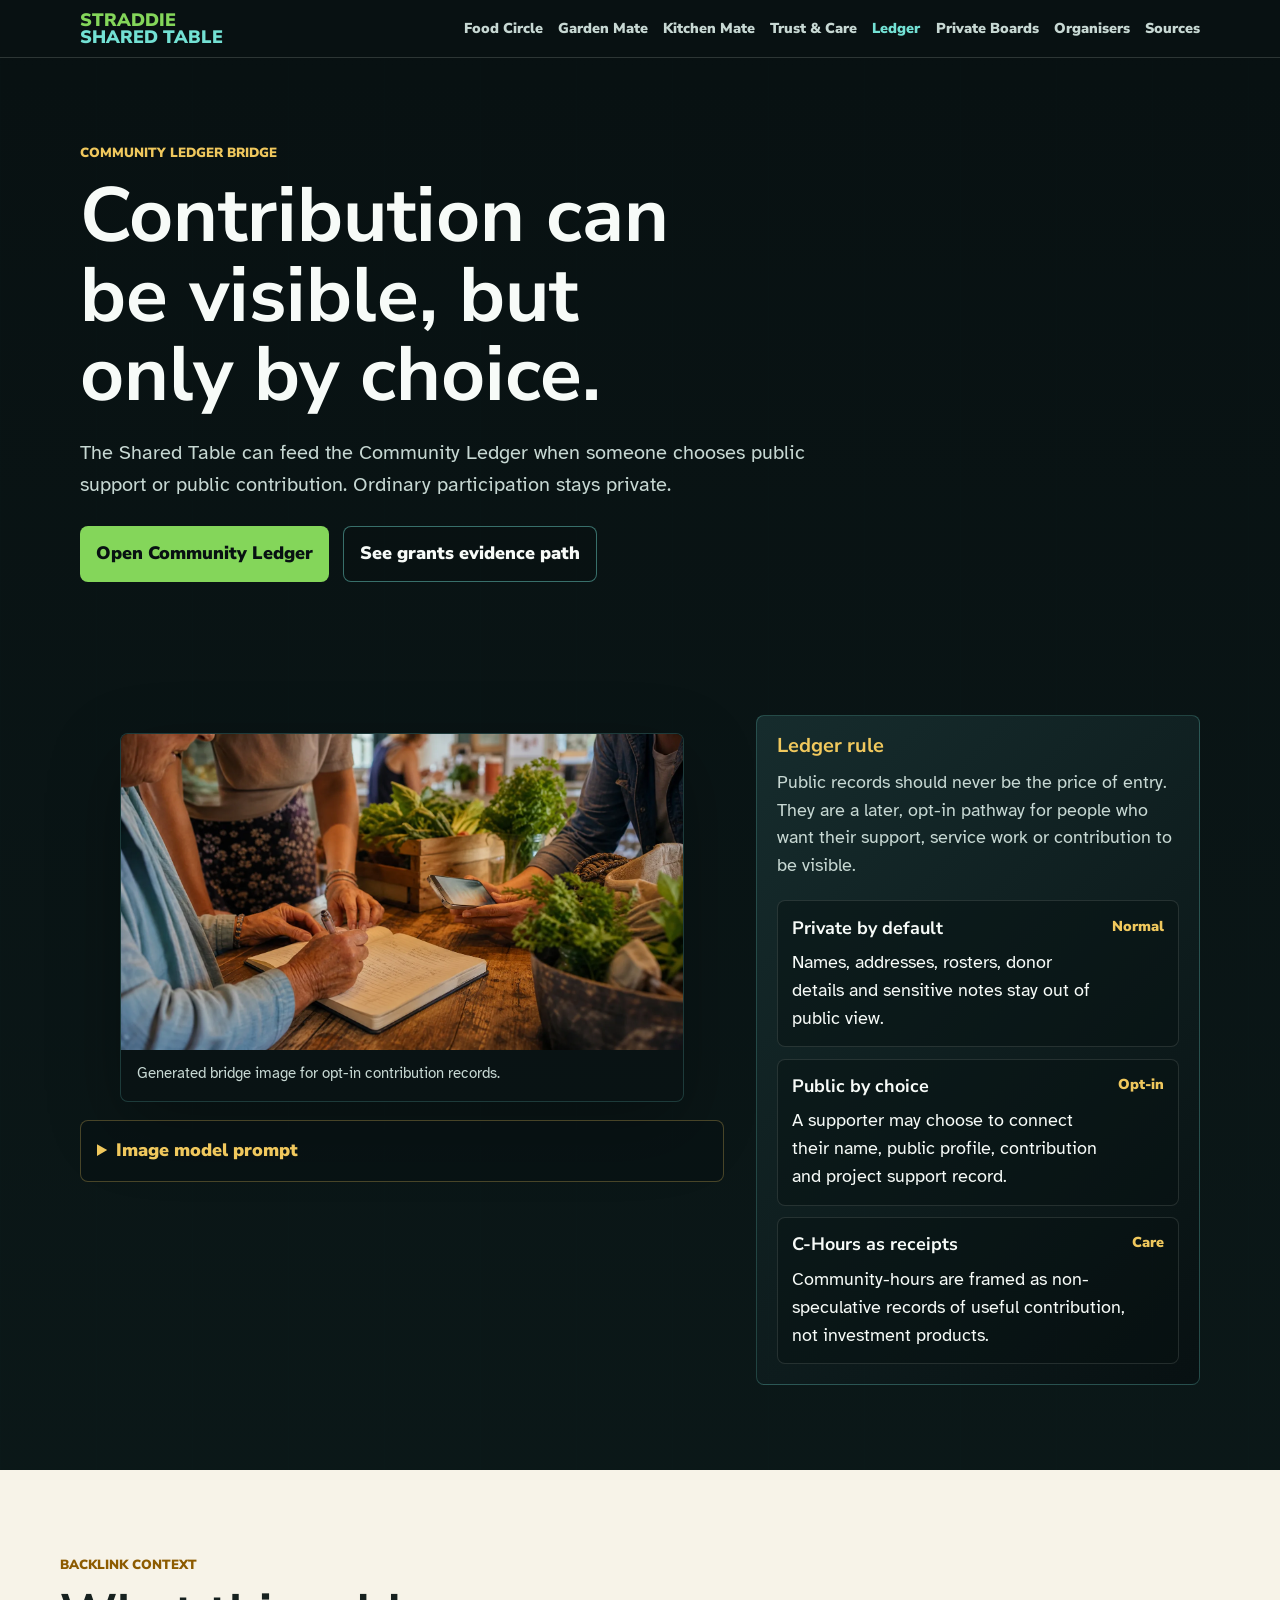
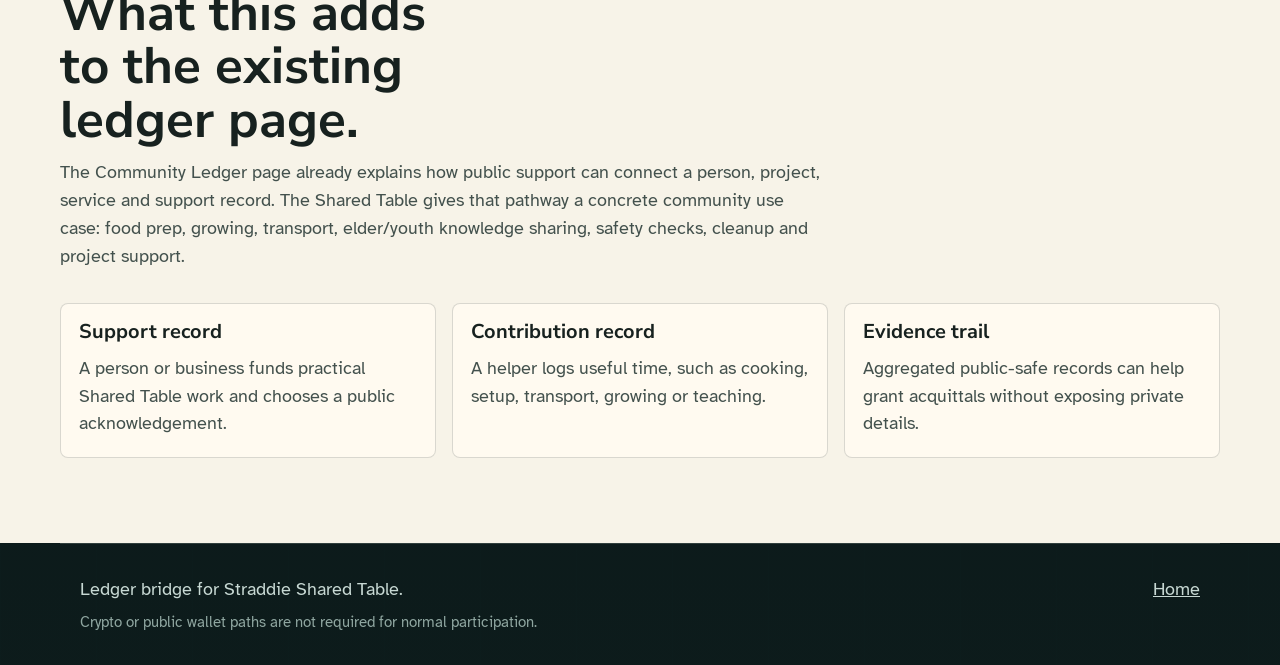
<file: ledger.html>
<!doctype html>
<html lang="en-AU">
  <head>
    <meta charset="utf-8">
    <meta name="viewport" content="width=device-width, initial-scale=1">
    <meta name="description" content="How the Straddie Shared Table connects to the Strange but True Community Ledger pathway.">
    <title>Ledger Bridge | Straddie Shared Table</title>
    <link rel="preconnect" href="https://fonts.googleapis.com">
    <link rel="preconnect" href="https://fonts.gstatic.com" crossorigin>
    <link href="https://fonts.googleapis.com/css2?family=Atkinson+Hyperlegible:wght@400;700&family=Nunito+Sans:wght@700;800;900&display=swap" rel="stylesheet">
    <link rel="stylesheet" href="styles.css">
    <link rel="icon" href="assets/favicon.svg" type="image/svg+xml">
  <link rel="shortcut icon" href="assets/favicon.ico" type="image/x-icon">
</head>
  <body>
    <a class="skip-link" href="#main">Skip to content</a>
    <header class="site-header"><nav class="nav" aria-label="Main navigation"><a class="brand-mark" href="index.html"><span>Straddie</span><span>Shared Table</span></a><button class="nav-toggle" type="button" aria-label="Open menu" aria-expanded="false"><span></span><span></span><span></span></button><div class="nav-links"><a href="table.html">Food Circle</a><a href="garden-mate.html">Garden Mate</a><a href="kitchen-mate.html">Kitchen Mate</a><a href="safety.html">Trust &amp; Care</a><a href="ledger.html" aria-current="page">Ledger</a><a href="noticeboard.html">Private Boards</a><a href="grants.html">Organisers</a><a href="source-map.html">Sources</a></div></nav></header>
    <main id="main">
      <section class="page-hero">
        <p class="section-label">Community Ledger bridge</p>
        <h1>Contribution can be visible, but only by choice.</h1>
        <p class="hero-lede">The Shared Table can feed the Community Ledger when someone chooses public support or public contribution. Ordinary participation stays private.</p>
        <div class="hero-actions"><a class="button primary" href="https://auraofintelligence.github.io/strange-but-true/community-ledger.html">Open Community Ledger</a><a class="button secondary" href="grants.html">See grants evidence path</a></div>
      </section>
      <section class="section split">
        <div>
          <figure class="image-panel">
            <img src="assets/community-ledger-bridge.webp" alt="Hands around a table with a paper logbook, food crates and an abstract contribution dashboard.">
            <figcaption>Generated bridge image for opt-in contribution records.</figcaption>
          </figure>
          <details class="prompt-box"><summary>Image model prompt</summary><p class="prompt-text">Photorealistic editorial website section image for a public community contribution ledger linked to local food sharing. Scene: close-up of hands around a rustic timber table, one person writing contribution notes in a paper logbook, another holding a phone with an abstract dashboard glow but no readable text, coins are absent, food crates and herbs nearby, coastal Australian community hall atmosphere. Communicates optional public support, time contribution, trust and privacy. No logos, no readable text, no crypto symbols, no QR codes, no fantasy. Warm natural light, grounded, human, practical, 16:9 landscape, high detail.</p></details>
        </div>
        <aside class="bridge-panel">
          <h3>Ledger rule</h3>
          <p class="page-copy">Public records should never be the price of entry. They are a later, opt-in pathway for people who want their support, service work or contribution to be visible.</p>
          <div class="mini-ledger">
            <div><strong>Private by default</strong><span>Normal</span><p>Names, addresses, rosters, donor details and sensitive notes stay out of public view.</p></div>
            <div><strong>Public by choice</strong><span>Opt-in</span><p>A supporter may choose to connect their name, public profile, contribution and project support record.</p></div>
            <div><strong>C-Hours as receipts</strong><span>Care</span><p>Community-hours are framed as non-speculative records of useful contribution, not investment products.</p></div>
          </div>
        </aside>
      </section>
      <section class="section paper-section">
        <div class="section-heading"><p class="section-label">Backlink context</p><h2>What this adds to the existing ledger page.</h2><p>The Community Ledger page already explains how public support can connect a person, project, service and support record. The Shared Table gives that pathway a concrete community use case: food prep, growing, transport, elder/youth knowledge sharing, safety checks, cleanup and project support.</p></div>
        <div class="grid three">
          <article class="card"><h3>Support record</h3><p>A person or business funds practical Shared Table work and chooses a public acknowledgement.</p></article>
          <article class="card"><h3>Contribution record</h3><p>A helper logs useful time, such as cooking, setup, transport, growing or teaching.</p></article>
          <article class="card"><h3>Evidence trail</h3><p>Aggregated public-safe records can help grant acquittals without exposing private details.</p></article>
        </div>
      </section>
    </main>
    <footer class="site-footer"><div><p>Ledger bridge for Straddie Shared Table.</p><p class="footer-note">Crypto or public wallet paths are not required for normal participation.</p></div><a href="index.html">Home</a></footer>
    <button class="top-button" type="button" data-to-top aria-label="Back to top">Top</button>
    <script src="script.js"></script>
  </body>
</html>
</file>
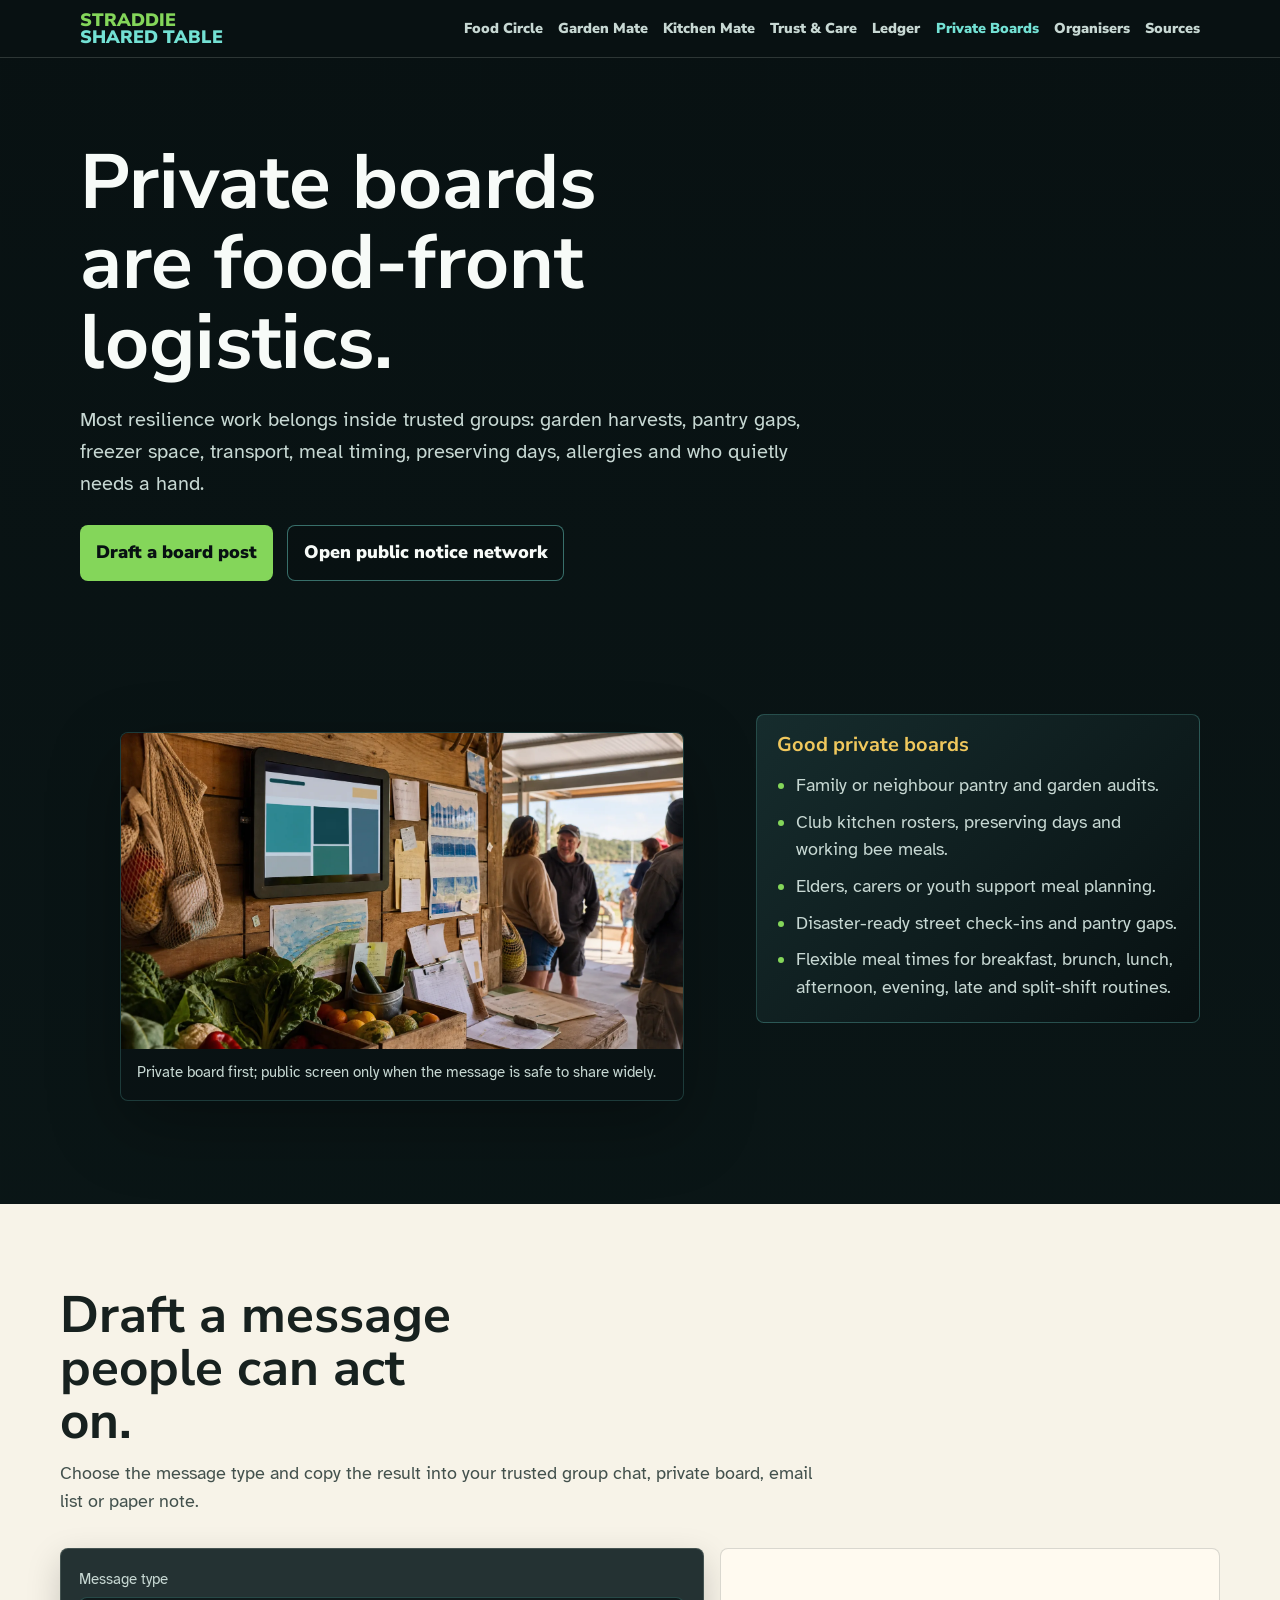
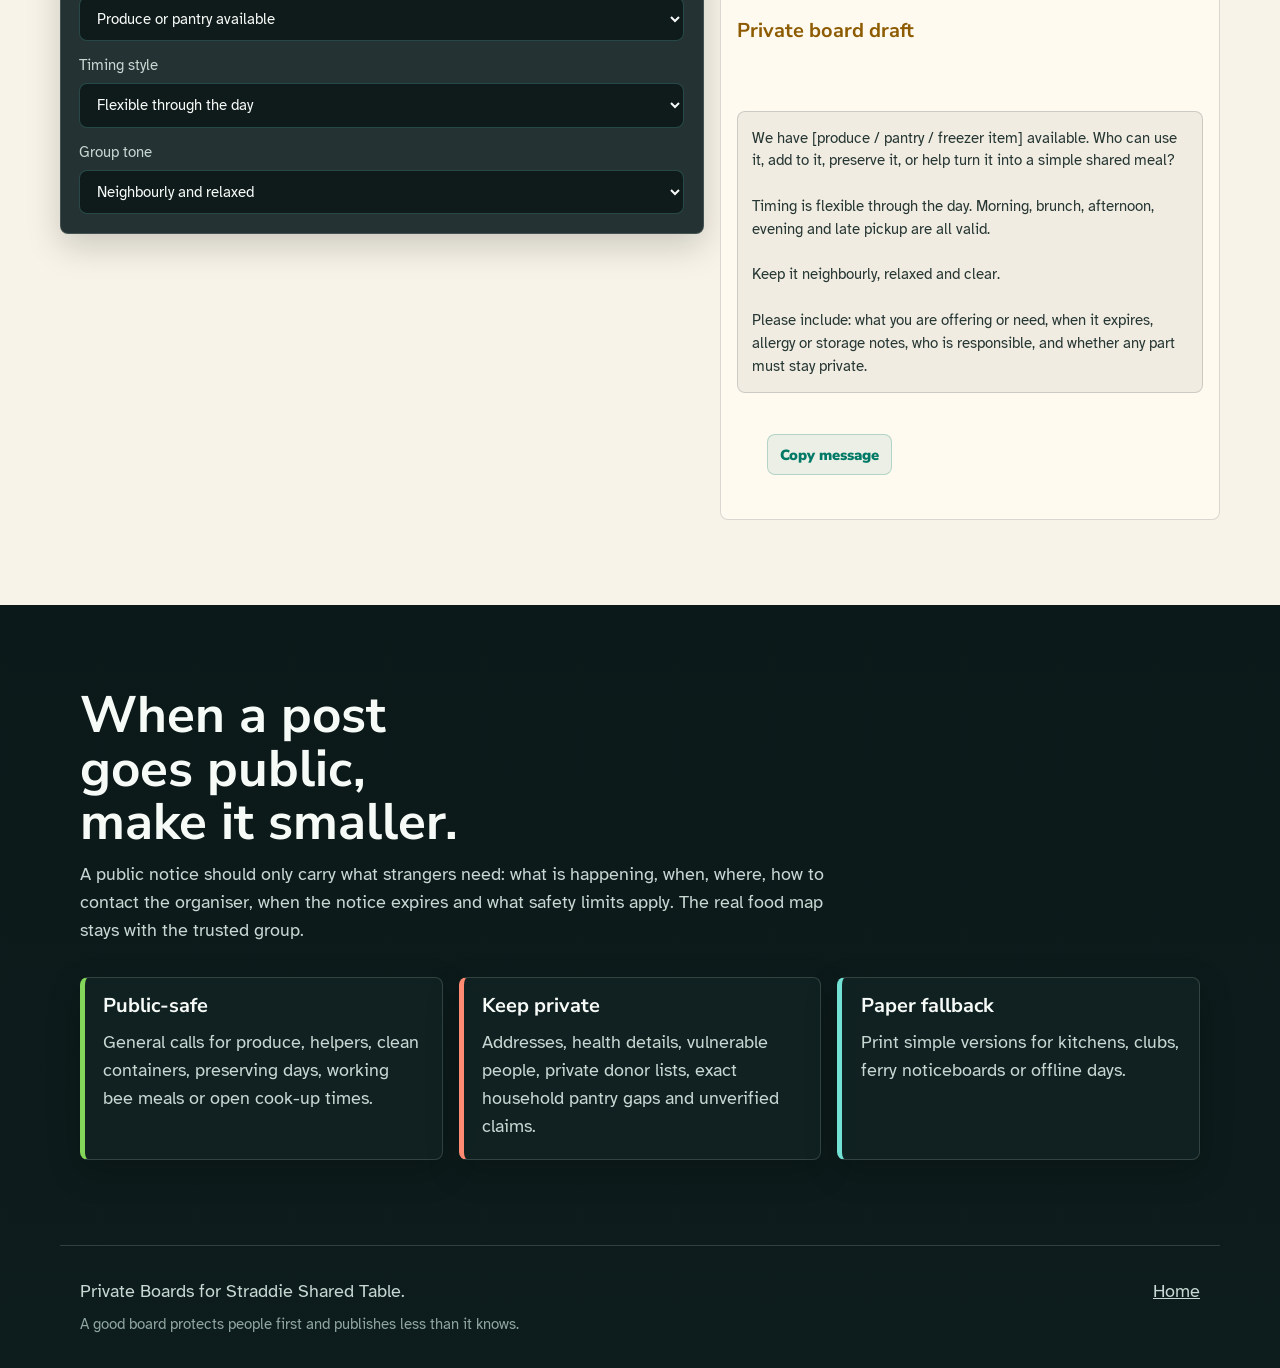
<file: noticeboard.html>
<!doctype html>
<html lang="en-AU">
  <head>
    <meta charset="utf-8">
    <meta name="viewport" content="width=device-width, initial-scale=1">
    <meta name="description" content="Private group noticeboards for food-front logistics: gardens, pantries, freezers, preserving, transport, meal planning and trusted local care.">
    <title>Private Boards | Straddie Shared Table</title>
    <link rel="preconnect" href="https://fonts.googleapis.com">
    <link rel="preconnect" href="https://fonts.gstatic.com" crossorigin>
    <link href="https://fonts.googleapis.com/css2?family=Atkinson+Hyperlegible:wght@400;700&family=Nunito+Sans:wght@700;800;900&display=swap" rel="stylesheet">
    <link rel="stylesheet" href="styles.css">
    <link rel="icon" href="assets/favicon.svg" type="image/svg+xml">
  <link rel="shortcut icon" href="assets/favicon.ico" type="image/x-icon">
</head>
  <body>
    <a class="skip-link" href="#main">Skip to content</a>
    <header class="site-header"><nav class="nav" aria-label="Main navigation"><a class="brand-mark" href="index.html"><span>Straddie</span><span>Shared Table</span></a><button class="nav-toggle" type="button" aria-label="Open menu" aria-expanded="false"><span></span><span></span><span></span></button><div class="nav-links"><a href="table.html">Food Circle</a><a href="garden-mate.html">Garden Mate</a><a href="kitchen-mate.html">Kitchen Mate</a><a href="safety.html">Trust &amp; Care</a><a href="ledger.html">Ledger</a><a href="noticeboard.html" aria-current="page">Private Boards</a><a href="grants.html">Organisers</a><a href="source-map.html">Sources</a></div></nav></header>
    <main id="main">
      <section class="page-hero">
        <h1>Private boards are food-front logistics.</h1>
        <p class="hero-lede">Most resilience work belongs inside trusted groups: garden harvests, pantry gaps, freezer space, transport, meal timing, preserving days, allergies and who quietly needs a hand.</p>
        <div class="hero-actions"><a class="button primary" href="#builder">Draft a board post</a><a class="button secondary" href="https://auraofintelligence.github.io/straddie-noticeboard-network/index.html">Open public notice network</a></div>
      </section>
      <section class="section split">
        <div>
          <figure class="image-panel">
            <img src="assets/noticeboard-bridge.webp" alt="A public notice screen beside paper notes and produce crates in an island community setting.">
            <figcaption>Private board first; public screen only when the message is safe to share widely.</figcaption>
          </figure>
        </div>
        <aside class="bridge-panel">
          <h3>Good private boards</h3>
          <ul class="bridge-list">
            <li>Family or neighbour pantry and garden audits.</li>
            <li>Club kitchen rosters, preserving days and working bee meals.</li>
            <li>Elders, carers or youth support meal planning.</li>
            <li>Disaster-ready street check-ins and pantry gaps.</li>
            <li>Flexible meal times for breakfast, brunch, lunch, afternoon, evening, late and split-shift routines.</li>
          </ul>
        </aside>
      </section>
      <section class="section paper-section" id="builder" aria-labelledby="builder-title">
        <div class="section-heading">
          <h2 id="builder-title">Draft a message people can act on.</h2>
          <p>Choose the message type and copy the result into your trusted group chat, private board, email list or paper note.</p>
        </div>
        <div class="planner-grid">
          <form class="planner-panel" data-board-builder>
            <div class="control-grid">
              <label>Message type<select name="type"><option value="produce">Produce or pantry available</option><option value="meal">Meal planning</option><option value="roster">Roster help</option><option value="preserve">Preserving / freezer plan</option><option value="care">Quiet care check-in</option></select></label>
              <label>Timing style<select name="timing"><option value="flexible">Flexible through the day</option><option value="morning">Morning prep / breakfast</option><option value="brunch">Brunch table</option><option value="midday">Midday meal</option><option value="afternoon">After-school or afternoon</option><option value="evening">Evening cook-up</option><option value="shift">Shift-worker friendly</option></select></label>
              <label>Group tone<select name="tone"><option value="neighbour">Neighbourly and relaxed</option><option value="club">Organised club kitchen</option><option value="care">Gentle care circle</option><option value="youth">Youth-friendly and direct</option></select></label>
            </div>
          </form>
          <div class="output-card notice-output" data-board-output></div>
        </div>
      </section>
      <section class="section" aria-labelledby="public-title">
        <div class="section-heading">
          <h2 id="public-title">When a post goes public, make it smaller.</h2>
          <p>A public notice should only carry what strangers need: what is happening, when, where, how to contact the organiser, when the notice expires and what safety limits apply. The real food map stays with the trusted group.</p>
        </div>
        <div class="grid three">
          <article class="card ok"><h3>Public-safe</h3><p>General calls for produce, helpers, clean containers, preserving days, working bee meals or open cook-up times.</p></article>
          <article class="card warning"><h3>Keep private</h3><p>Addresses, health details, vulnerable people, private donor lists, exact household pantry gaps and unverified claims.</p></article>
          <article class="card neutral"><h3>Paper fallback</h3><p>Print simple versions for kitchens, clubs, ferry noticeboards or offline days.</p></article>
        </div>
      </section>
    </main>
    <footer class="site-footer"><div><p>Private Boards for Straddie Shared Table.</p><p class="footer-note">A good board protects people first and publishes less than it knows.</p></div><a href="index.html">Home</a></footer>
    <button class="top-button" type="button" data-to-top aria-label="Back to top">Top</button>
    <script src="script.js"></script>
  </body>
</html>
</file>
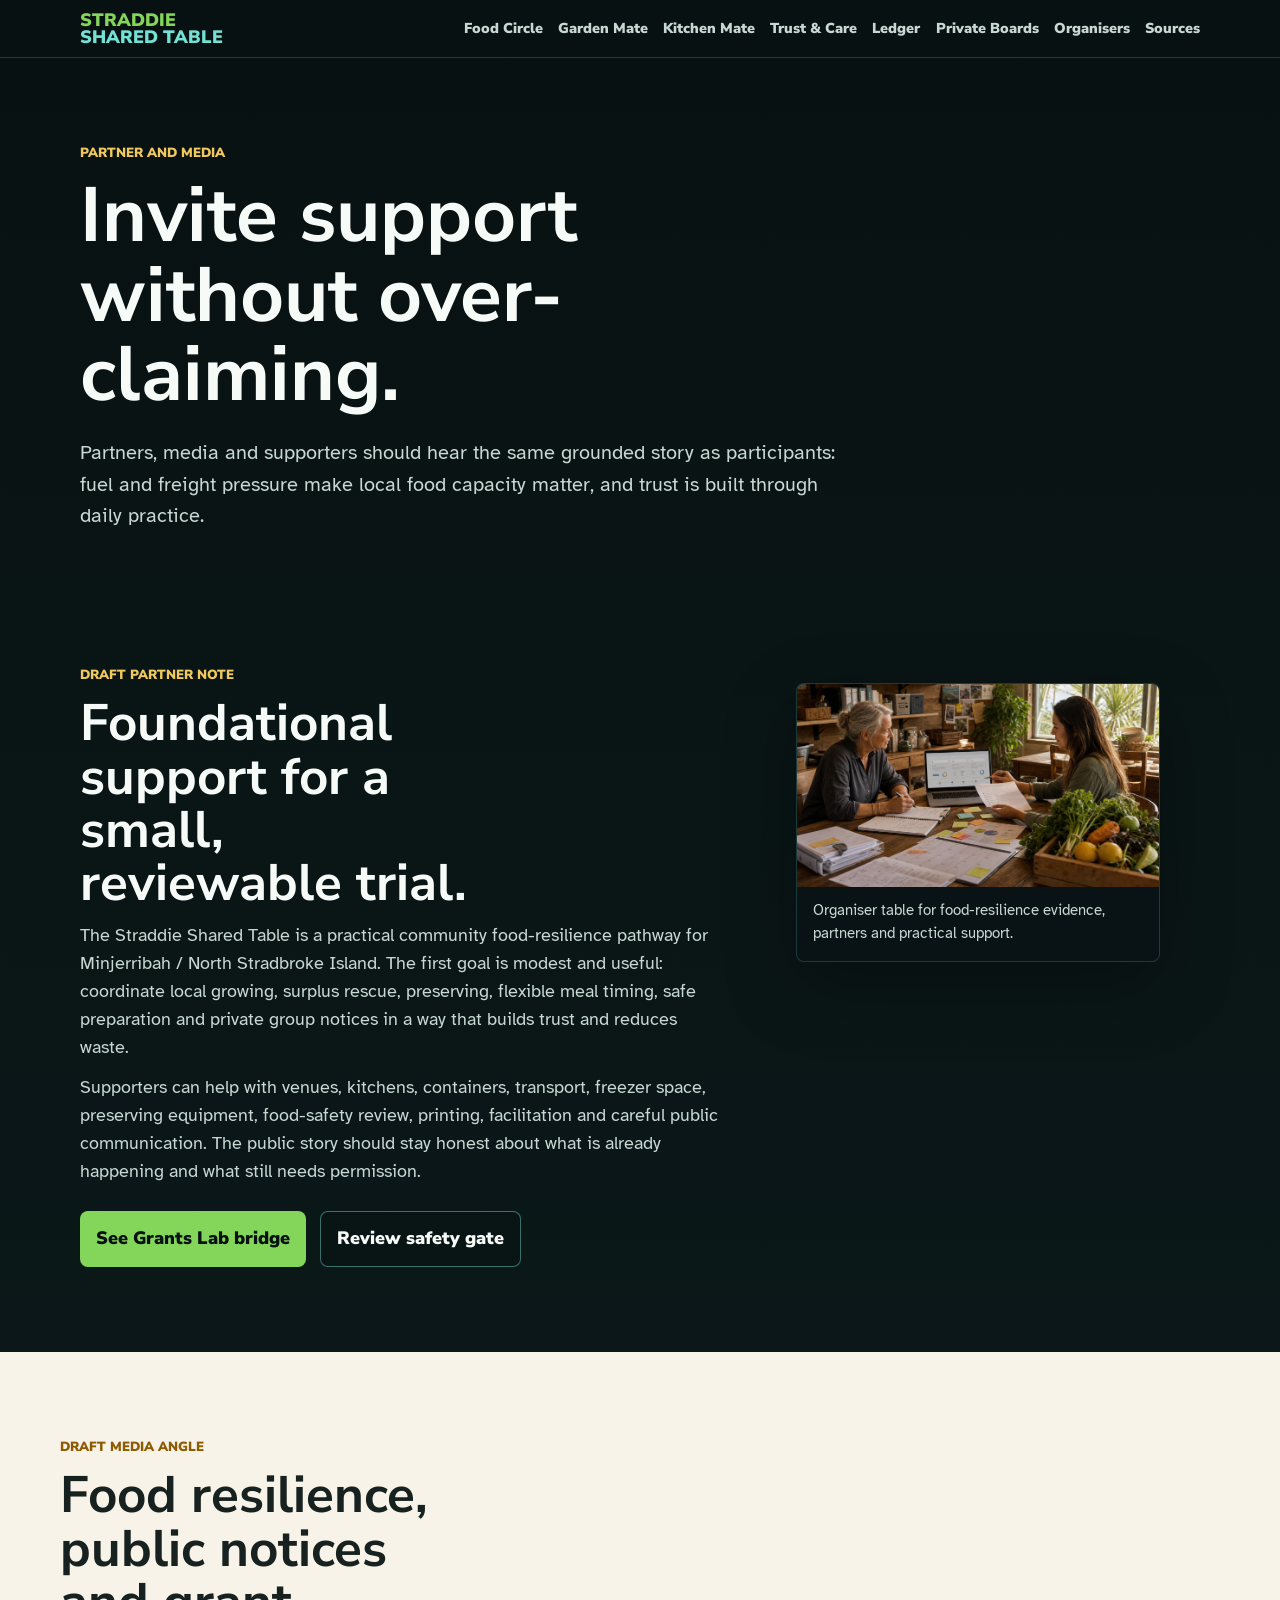
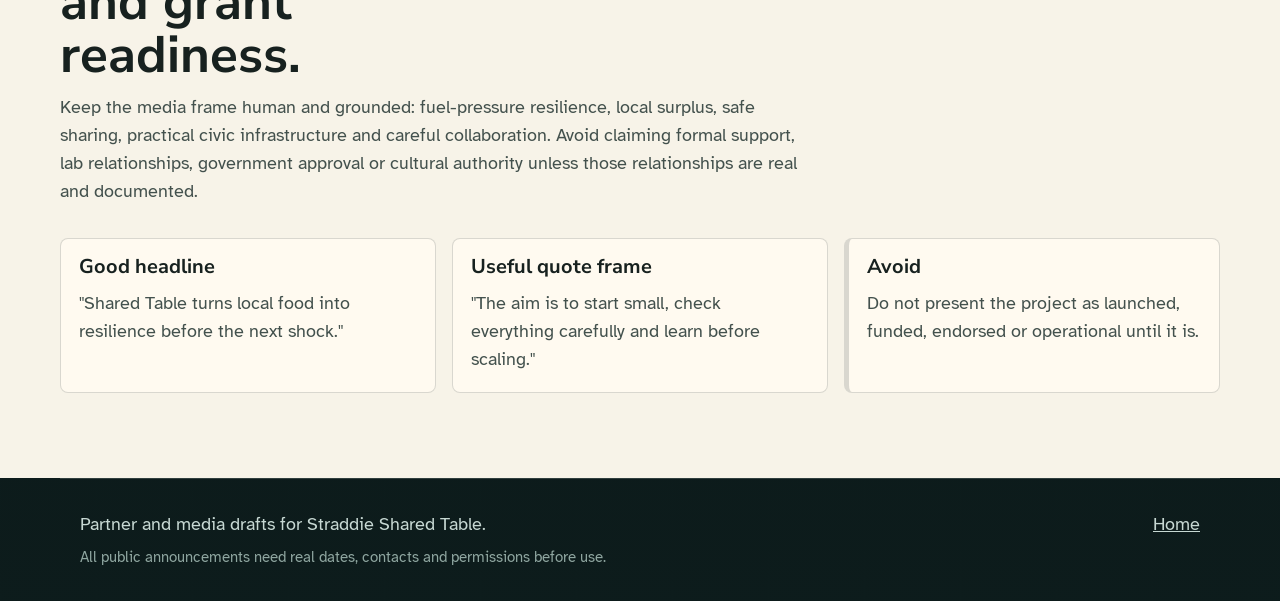
<file: partner-media.html>
<!doctype html>
<html lang="en-AU">
  <head>
    <meta charset="utf-8">
    <meta name="viewport" content="width=device-width, initial-scale=1">
    <meta name="description" content="Partner and media materials for supporting practical Straddie Shared Table food resilience.">
    <title>Partner and Media | Straddie Shared Table</title>
    <link rel="preconnect" href="https://fonts.googleapis.com">
    <link rel="preconnect" href="https://fonts.gstatic.com" crossorigin>
    <link href="https://fonts.googleapis.com/css2?family=Atkinson+Hyperlegible:wght@400;700&family=Nunito+Sans:wght@700;800;900&display=swap" rel="stylesheet">
    <link rel="stylesheet" href="styles.css">
    <link rel="icon" href="assets/favicon.svg" type="image/svg+xml">
  <link rel="shortcut icon" href="assets/favicon.ico" type="image/x-icon">
</head>
  <body>
    <a class="skip-link" href="#main">Skip to content</a>
    <header class="site-header"><nav class="nav" aria-label="Main navigation"><a class="brand-mark" href="index.html"><span>Straddie</span><span>Shared Table</span></a><button class="nav-toggle" type="button" aria-label="Open menu" aria-expanded="false"><span></span><span></span><span></span></button><div class="nav-links"><a href="table.html">Food Circle</a><a href="garden-mate.html">Garden Mate</a><a href="kitchen-mate.html">Kitchen Mate</a><a href="safety.html">Trust &amp; Care</a><a href="ledger.html">Ledger</a><a href="noticeboard.html">Private Boards</a><a href="grants.html">Organisers</a><a href="source-map.html">Sources</a></div></nav></header>
    <main id="main">
      <section class="page-hero">
        <p class="section-label">Partner and media</p>
        <h1>Invite support without over-claiming.</h1>
        <p class="hero-lede">Partners, media and supporters should hear the same grounded story as participants: fuel and freight pressure make local food capacity matter, and trust is built through daily practice.</p>
      </section>
      <section class="section split">
        <div>
          <p class="section-label">Draft partner note</p>
          <h2>Foundational support for a small, reviewable trial.</h2>
          <p class="page-copy">The Straddie Shared Table is a practical community food-resilience pathway for Minjerribah / North Stradbroke Island. The first goal is modest and useful: coordinate local growing, surplus rescue, preserving, flexible meal timing, safe preparation and private group notices in a way that builds trust and reduces waste.</p>
          <p class="page-copy">Supporters can help with venues, kitchens, containers, transport, freezer space, preserving equipment, food-safety review, printing, facilitation and careful public communication. The public story should stay honest about what is already happening and what still needs permission.</p>
          <div class="external-links"><a class="button primary" href="grants.html">See Grants Lab bridge</a><a class="button secondary" href="safety.html">Review safety gate</a></div>
        </div>
        <figure class="image-panel">
          <img src="assets/grants-readiness.webp" alt="Community funding and planning table with produce, papers and a laptop.">
          <figcaption>Organiser table for food-resilience evidence, partners and practical support.</figcaption>
        </figure>
      </section>
      <section class="section paper-section">
        <div class="section-heading"><p class="section-label">Draft media angle</p><h2>Food resilience, public notices and grant readiness.</h2><p>Keep the media frame human and grounded: fuel-pressure resilience, local surplus, safe sharing, practical civic infrastructure and careful collaboration. Avoid claiming formal support, lab relationships, government approval or cultural authority unless those relationships are real and documented.</p></div>
        <div class="grid three">
          <article class="card"><h3>Good headline</h3><p>"Shared Table turns local food into resilience before the next shock."</p></article>
          <article class="card"><h3>Useful quote frame</h3><p>"The aim is to start small, check everything carefully and learn before scaling."</p></article>
          <article class="card warning"><h3>Avoid</h3><p>Do not present the project as launched, funded, endorsed or operational until it is.</p></article>
        </div>
      </section>
    </main>
    <footer class="site-footer"><div><p>Partner and media drafts for Straddie Shared Table.</p><p class="footer-note">All public announcements need real dates, contacts and permissions before use.</p></div><a href="index.html">Home</a></footer>
    <button class="top-button" type="button" data-to-top aria-label="Back to top">Top</button>
    <script src="script.js"></script>
  </body>
</html>
</file>
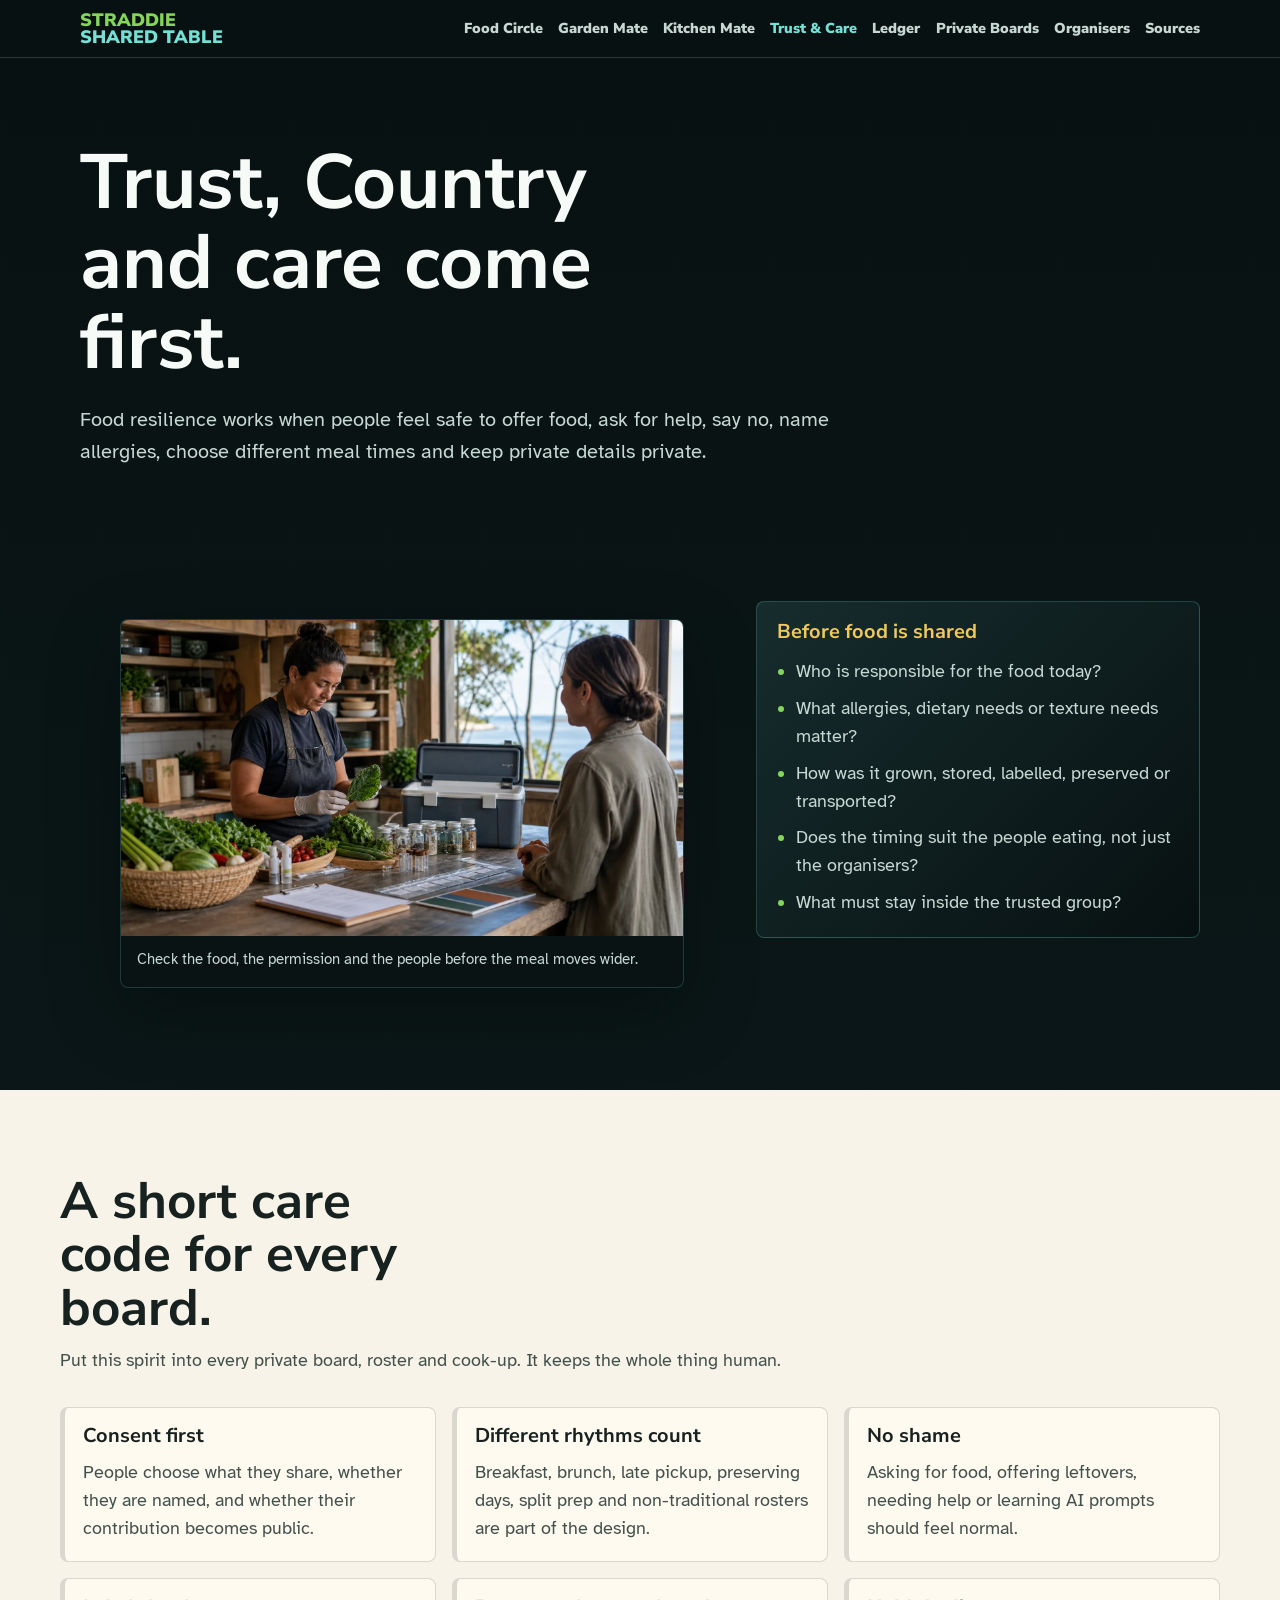
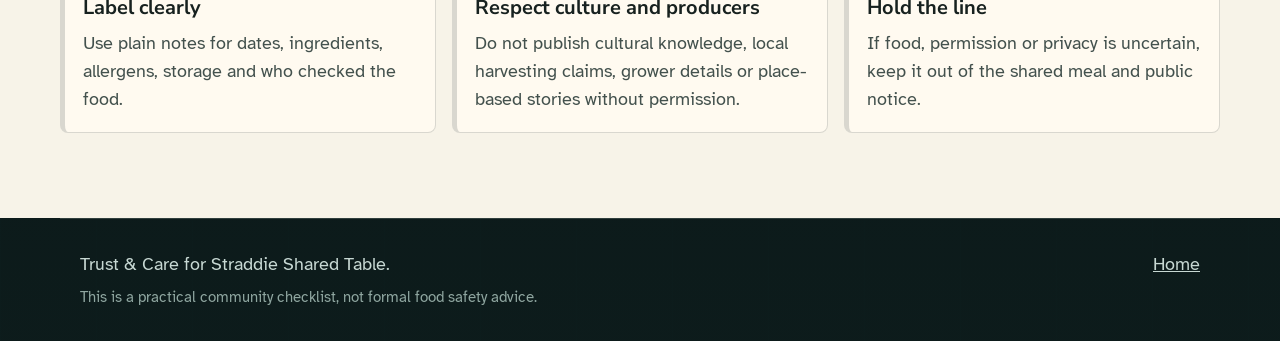
<file: safety.html>
<!doctype html>
<html lang="en-AU">
  <head>
    <meta charset="utf-8">
    <meta name="viewport" content="width=device-width, initial-scale=1">
    <meta name="description" content="Trust, Country and care checks for food resilience, shared meals, produce sharing, preserving and private group noticeboards.">
    <title>Trust &amp; Care | Straddie Shared Table</title>
    <link rel="preconnect" href="https://fonts.googleapis.com">
    <link rel="preconnect" href="https://fonts.gstatic.com" crossorigin>
    <link href="https://fonts.googleapis.com/css2?family=Atkinson+Hyperlegible:wght@400;700&family=Nunito+Sans:wght@700;800;900&display=swap" rel="stylesheet">
    <link rel="stylesheet" href="styles.css">
    <link rel="icon" href="assets/favicon.svg" type="image/svg+xml">
  <link rel="shortcut icon" href="assets/favicon.ico" type="image/x-icon">
</head>
  <body>
    <a class="skip-link" href="#main">Skip to content</a>
    <header class="site-header"><nav class="nav" aria-label="Main navigation"><a class="brand-mark" href="index.html"><span>Straddie</span><span>Shared Table</span></a><button class="nav-toggle" type="button" aria-label="Open menu" aria-expanded="false"><span></span><span></span><span></span></button><div class="nav-links"><a href="table.html">Food Circle</a><a href="garden-mate.html">Garden Mate</a><a href="kitchen-mate.html">Kitchen Mate</a><a href="safety.html" aria-current="page">Trust &amp; Care</a><a href="ledger.html">Ledger</a><a href="noticeboard.html">Private Boards</a><a href="grants.html">Organisers</a><a href="source-map.html">Sources</a></div></nav></header>
    <main id="main">
      <section class="page-hero">
        <h1>Trust, Country and care come first.</h1>
        <p class="hero-lede">Food resilience works when people feel safe to offer food, ask for help, say no, name allergies, choose different meal times and keep private details private.</p>
      </section>
      <section class="section split">
        <div>
          <figure class="image-panel">
            <img src="assets/safety-gate.webp" alt="A careful food safety workbench with produce, sample jars, gloves, cooler box and blank forms.">
            <figcaption>Check the food, the permission and the people before the meal moves wider.</figcaption>
          </figure>
        </div>
        <aside class="bridge-panel">
          <h3>Before food is shared</h3>
          <ul class="bridge-list">
            <li>Who is responsible for the food today?</li>
            <li>What allergies, dietary needs or texture needs matter?</li>
            <li>How was it grown, stored, labelled, preserved or transported?</li>
            <li>Does the timing suit the people eating, not just the organisers?</li>
            <li>What must stay inside the trusted group?</li>
          </ul>
        </aside>
      </section>
      <section class="section paper-section">
        <div class="section-heading">
          <h2>A short care code for every board.</h2>
          <p>Put this spirit into every private board, roster and cook-up. It keeps the whole thing human.</p>
        </div>
        <div class="grid three">
          <article class="card ok"><h3>Consent first</h3><p>People choose what they share, whether they are named, and whether their contribution becomes public.</p></article>
          <article class="card ok"><h3>Different rhythms count</h3><p>Breakfast, brunch, late pickup, preserving days, split prep and non-traditional rosters are part of the design.</p></article>
          <article class="card ok"><h3>No shame</h3><p>Asking for food, offering leftovers, needing help or learning AI prompts should feel normal.</p></article>
          <article class="card neutral"><h3>Label clearly</h3><p>Use plain notes for dates, ingredients, allergens, storage and who checked the food.</p></article>
          <article class="card neutral"><h3>Respect culture and producers</h3><p>Do not publish cultural knowledge, local harvesting claims, grower details or place-based stories without permission.</p></article>
          <article class="card warning"><h3>Hold the line</h3><p>If food, permission or privacy is uncertain, keep it out of the shared meal and public notice.</p></article>
        </div>
      </section>
    </main>
    <footer class="site-footer"><div><p>Trust &amp; Care for Straddie Shared Table.</p><p class="footer-note">This is a practical community checklist, not formal food safety advice.</p></div><a href="index.html">Home</a></footer>
    <button class="top-button" type="button" data-to-top aria-label="Back to top">Top</button>
    <script src="script.js"></script>
  </body>
</html>
</file>
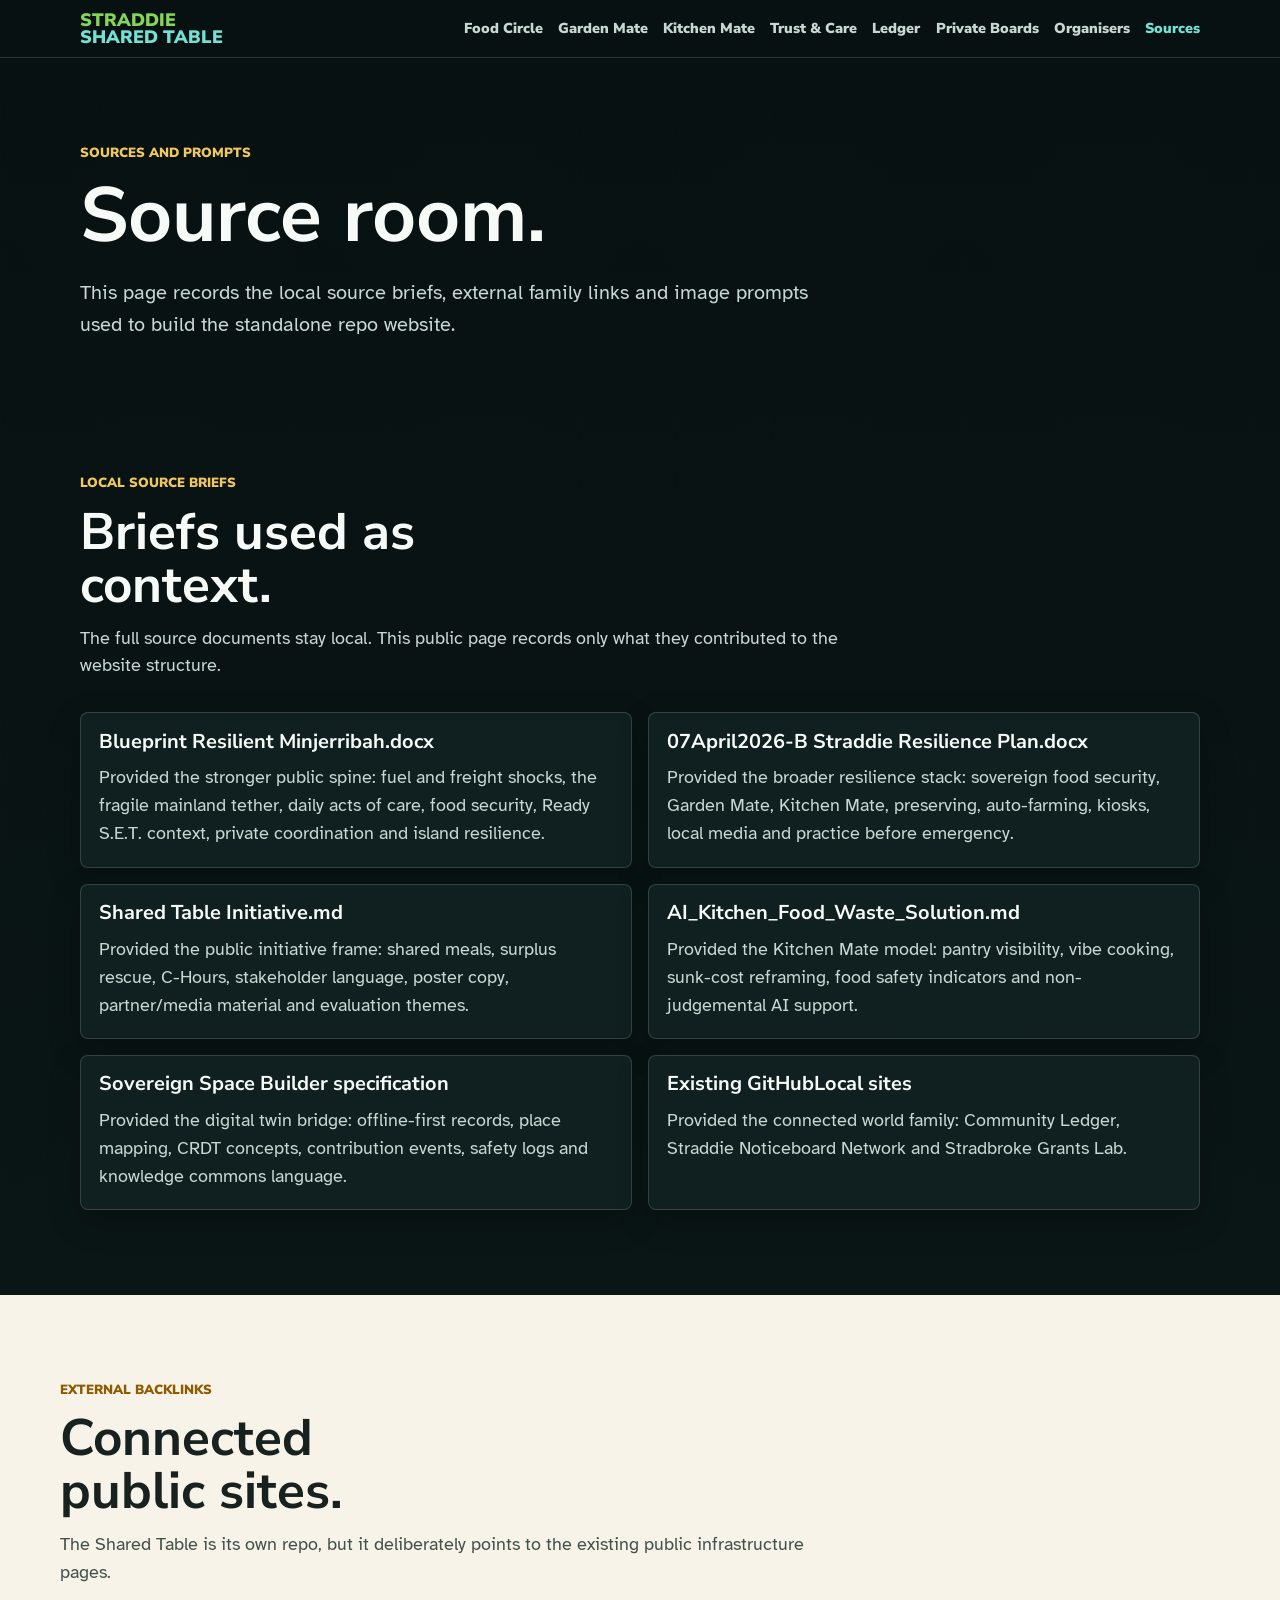
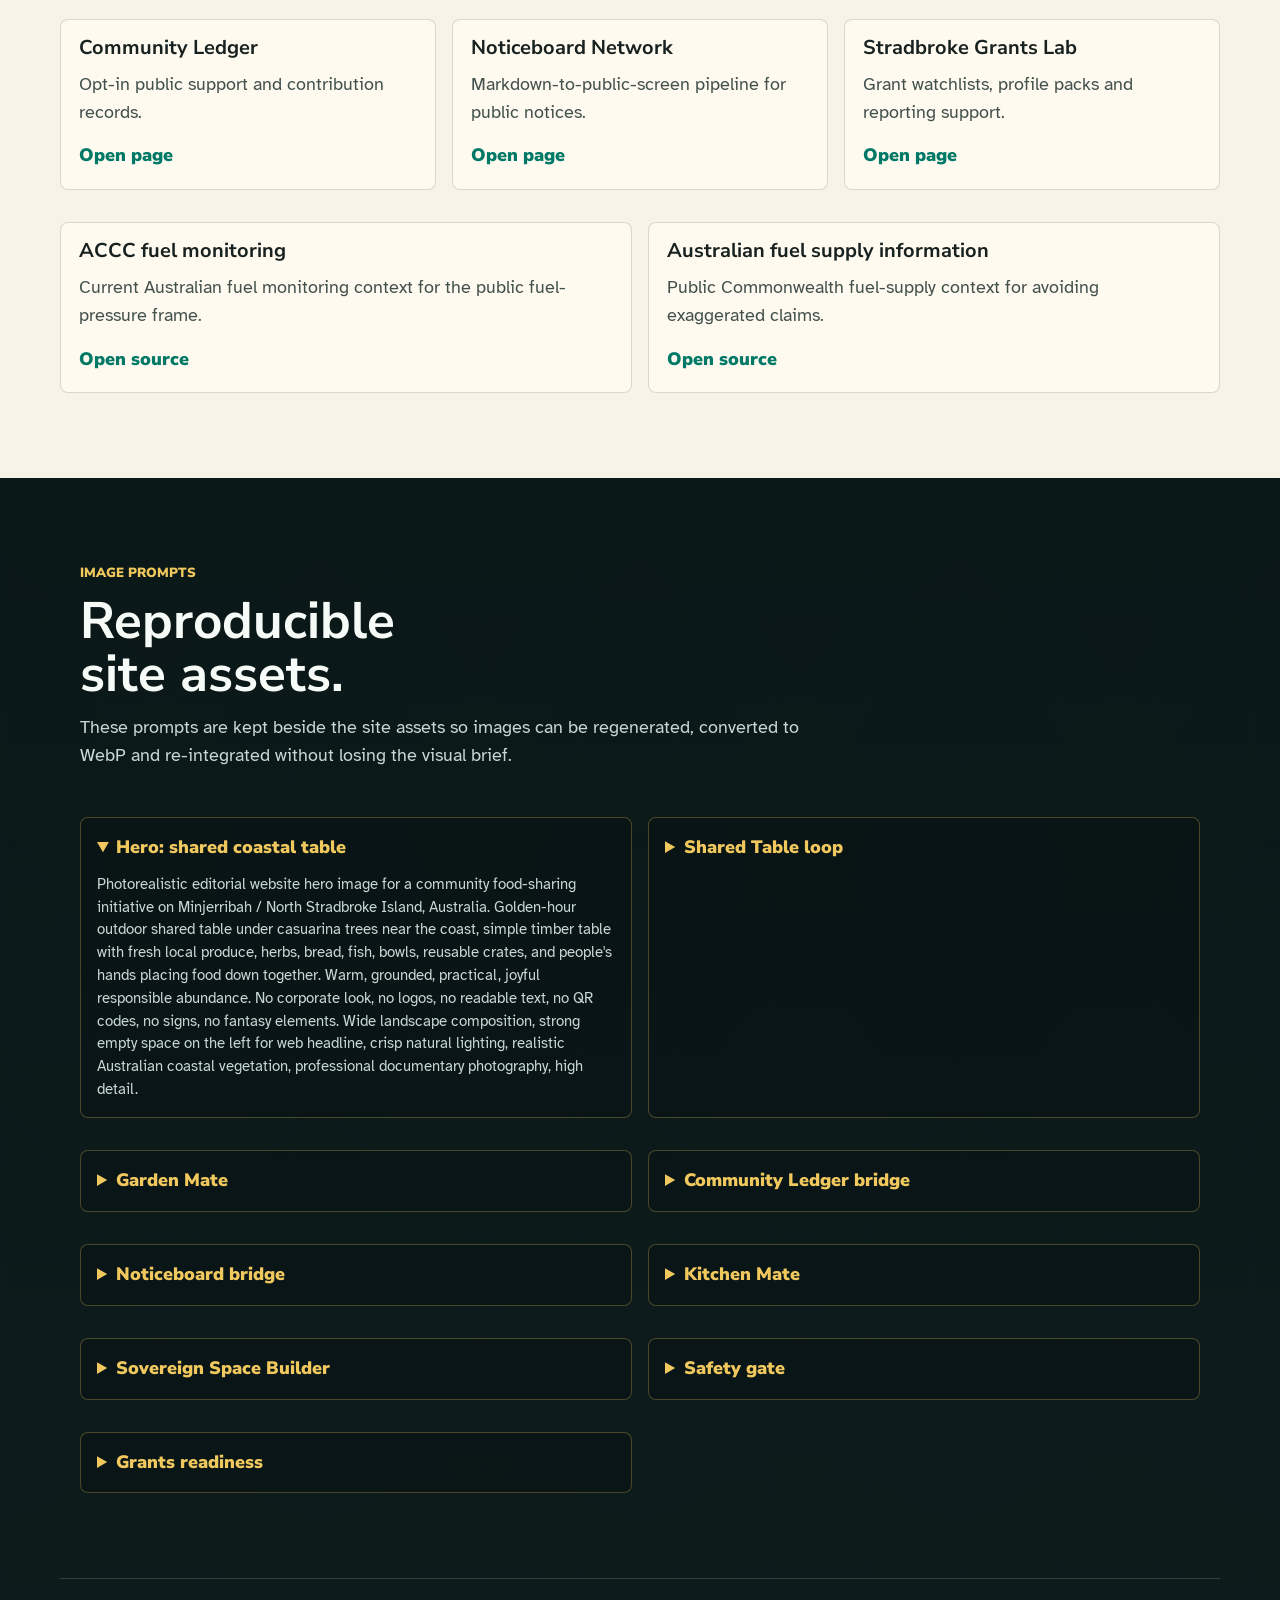
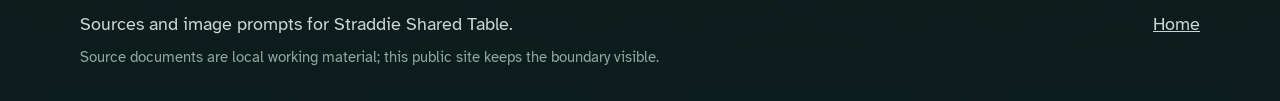
<file: source-map.html>
<!doctype html>
<html lang="en-AU">
  <head>
    <meta charset="utf-8">
    <meta name="viewport" content="width=device-width, initial-scale=1">
    <meta name="description" content="Source briefs, image prompts and boundary notes for the Straddie Shared Table website.">
    <title>Sources and Image Prompts | Straddie Shared Table</title>
    <link rel="preconnect" href="https://fonts.googleapis.com">
    <link rel="preconnect" href="https://fonts.gstatic.com" crossorigin>
    <link href="https://fonts.googleapis.com/css2?family=Atkinson+Hyperlegible:wght@400;700&family=Nunito+Sans:wght@700;800;900&display=swap" rel="stylesheet">
    <link rel="stylesheet" href="styles.css">
    <link rel="icon" href="assets/favicon.svg" type="image/svg+xml">
  <link rel="shortcut icon" href="assets/favicon.ico" type="image/x-icon">
</head>
  <body>
    <a class="skip-link" href="#main">Skip to content</a>
    <header class="site-header"><nav class="nav" aria-label="Main navigation"><a class="brand-mark" href="index.html"><span>Straddie</span><span>Shared Table</span></a><button class="nav-toggle" type="button" aria-label="Open menu" aria-expanded="false"><span></span><span></span><span></span></button><div class="nav-links"><a href="table.html">Food Circle</a><a href="garden-mate.html">Garden Mate</a><a href="kitchen-mate.html">Kitchen Mate</a><a href="safety.html">Trust &amp; Care</a><a href="ledger.html">Ledger</a><a href="noticeboard.html">Private Boards</a><a href="grants.html">Organisers</a><a href="source-map.html" aria-current="page">Sources</a></div></nav></header>
    <main id="main">
      <section class="page-hero">
        <p class="section-label">Sources and prompts</p>
        <h1>Source room.</h1>
        <p class="hero-lede">This page records the local source briefs, external family links and image prompts used to build the standalone repo website.</p>
      </section>
      <section class="section">
        <div class="section-heading"><p class="section-label">Local source briefs</p><h2>Briefs used as context.</h2><p>The full source documents stay local. This public page records only what they contributed to the website structure.</p></div>
        <div class="grid two">
          <article class="source-panel"><h3>Blueprint Resilient Minjerribah.docx</h3><p>Provided the stronger public spine: fuel and freight shocks, the fragile mainland tether, daily acts of care, food security, Ready S.E.T. context, private coordination and island resilience.</p></article>
          <article class="source-panel"><h3>07April2026-B Straddie Resilience Plan.docx</h3><p>Provided the broader resilience stack: sovereign food security, Garden Mate, Kitchen Mate, preserving, auto-farming, kiosks, local media and practice before emergency.</p></article>
          <article class="source-panel"><h3>Shared Table Initiative.md</h3><p>Provided the public initiative frame: shared meals, surplus rescue, C-Hours, stakeholder language, poster copy, partner/media material and evaluation themes.</p></article>
          <article class="source-panel"><h3>AI_Kitchen_Food_Waste_Solution.md</h3><p>Provided the Kitchen Mate model: pantry visibility, vibe cooking, sunk-cost reframing, food safety indicators and non-judgemental AI support.</p></article>
          <article class="source-panel"><h3>Sovereign Space Builder specification</h3><p>Provided the digital twin bridge: offline-first records, place mapping, CRDT concepts, contribution events, safety logs and knowledge commons language.</p></article>
          <article class="source-panel"><h3>Existing GitHubLocal sites</h3><p>Provided the connected world family: Community Ledger, Straddie Noticeboard Network and Stradbroke Grants Lab.</p></article>
        </div>
      </section>
      <section class="section paper-section">
        <div class="section-heading"><p class="section-label">External backlinks</p><h2>Connected public sites.</h2><p>The Shared Table is its own repo, but it deliberately points to the existing public infrastructure pages.</p></div>
        <div class="grid three">
          <a class="card" href="https://auraofintelligence.github.io/strange-but-true/community-ledger.html"><h3>Community Ledger</h3><p>Opt-in public support and contribution records.</p><span class="card-link">Open page</span></a>
          <a class="card" href="https://auraofintelligence.github.io/straddie-noticeboard-network/index.html"><h3>Noticeboard Network</h3><p>Markdown-to-public-screen pipeline for public notices.</p><span class="card-link">Open page</span></a>
          <a class="card" href="https://auraofintelligence.github.io/stradbroke-grants-lab/index.html"><h3>Stradbroke Grants Lab</h3><p>Grant watchlists, profile packs and reporting support.</p><span class="card-link">Open page</span></a>
        </div>
        <div class="grid two">
          <a class="card" href="https://www.accc.gov.au/by-industry/petrol-and-fuel/fuel-and-petrol-monitoring"><h3>ACCC fuel monitoring</h3><p>Current Australian fuel monitoring context for the public fuel-pressure frame.</p><span class="card-link">Open source</span></a>
          <a class="card" href="https://www.pmc.gov.au/domestic-policy/fuel-supply-taskforce/public-information-fuel-supply"><h3>Australian fuel supply information</h3><p>Public Commonwealth fuel-supply context for avoiding exaggerated claims.</p><span class="card-link">Open source</span></a>
        </div>
      </section>
      <section class="section">
        <div class="section-heading"><p class="section-label">Image prompts</p><h2>Reproducible site assets.</h2><p>These prompts are kept beside the site assets so images can be regenerated, converted to WebP and re-integrated without losing the visual brief.</p></div>
        <div class="grid two">
          <details class="prompt-box" open><summary>Hero: shared coastal table</summary><p class="prompt-text">Photorealistic editorial website hero image for a community food-sharing initiative on Minjerribah / North Stradbroke Island, Australia. Golden-hour outdoor shared table under casuarina trees near the coast, simple timber table with fresh local produce, herbs, bread, fish, bowls, reusable crates, and people's hands placing food down together. Warm, grounded, practical, joyful responsible abundance. No corporate look, no logos, no readable text, no QR codes, no signs, no fantasy elements. Wide landscape composition, strong empty space on the left for web headline, crisp natural lighting, realistic Australian coastal vegetation, professional documentary photography, high detail.</p></details>
          <details class="prompt-box"><summary>Shared Table loop</summary><p class="prompt-text">Photorealistic editorial website section image for the Straddie Shared Table operating loop. Scene: a practical outdoor community table on Minjerribah / North Stradbroke Island with labelled-looking but unreadable crates, people sorting safe surplus produce, a clipboard, reusable containers, a small kitchen prep area, and a warm coastal background. The image should communicate gather, check, cook, share, log without any readable words. Natural Australian island light, documentary style, grounded and realistic, no logos, no QR codes, no signage, no fantasy, no text. Wide landscape composition, 16:9, clean negative space for cropping, high detail.</p></details>
          <details class="prompt-box"><summary>Garden Mate</summary><p class="prompt-text">Create a 2x2 contact sheet of four distinct photorealistic editorial website image concepts for the Straddie Shared Table Garden Mate page. Shared context: Minjerribah / North Stradbroke Island, Australia; practical coastal food resilience; grow more food close to home; grounded modern Dig for Australia energy without nostalgia cosplay or emergency panic; warm but honest documentary style; Australian coastal vegetation, salt air, heat, water limits, shade cloth, compost, wicking tubs, herbs, leafy greens, seedlings, practical tools, reusable crates, and people cooperating with trust and care. Panel 1 backyard food buffer, panel 2 balcony/rental grow setup, panel 3 school or club garden, panel 4 harvest-to-kitchen loop. No readable text, logos, QR codes or signs.</p><p class="prompt-text">Integrated WebP assets: <code>garden-mate-backyard.webp</code>, <code>garden-mate-balcony.webp</code>, <code>garden-mate-school-club.webp</code>, <code>garden-mate-harvest-loop.webp</code>.</p></details>
          <details class="prompt-box"><summary>Community Ledger bridge</summary><p class="prompt-text">Photorealistic editorial website section image for a public community contribution ledger linked to local food sharing. Scene: close-up of hands around a rustic timber table, one person writing contribution notes in a paper logbook, another holding a phone with an abstract dashboard glow but no readable text, coins are absent, food crates and herbs nearby, coastal Australian community hall atmosphere. Communicates optional public support, time contribution, trust and privacy. No logos, no readable text, no crypto symbols, no QR codes, no fantasy. Warm natural light, grounded, human, practical, 16:9 landscape, high detail.</p></details>
          <details class="prompt-box"><summary>Noticeboard bridge</summary><p class="prompt-text">Photorealistic editorial website section image for a Straddie public noticeboard network connected to community food events. Scene: a small low-power public screen or tablet on a timber wall inside an island community hall or ferry shelter, showing abstract blocks only with no readable text, beside paper notes, produce crates, a tide chart shape, and a small group nearby. It should feel like one public notice can move to screens, phones and paper fallback. No logos, no readable text, no QR codes, no brand names. Practical Australian coastal setting, warm light, 16:9 landscape, high detail.</p></details>
          <details class="prompt-box"><summary>Kitchen Mate</summary><p class="prompt-text">Photorealistic editorial website section image for Kitchen Mate as an empathetic community pantry AI assistant. Scene: kitchen bench with open fridge/pantry crates, fresh vegetables, labelled containers with no readable text, a phone or tablet showing an abstract recipe suggestion interface with no readable text, hands choosing ingredients. Mood is calm, non-judgmental, abundant but organised, not clinical. Australian coastal home or community kitchen, warm daylight, practical and realistic. No logos, no readable text, no QR codes. 16:9 landscape, high detail.</p></details>
          <details class="prompt-box"><summary>Sovereign Space Builder</summary><p class="prompt-text">Photorealistic editorial website section image for Sovereign Space Builder as a community digital twin for gardens, kitchens and shared tables. Scene: an outdoor island garden bed and small hydroponic tower with a tablet showing abstract map layers and place markers with no readable text, people pointing between the real plants and the device. Include compost bin, water container, seed tray, and subtle coastline background. Communicates map, observe, simulate, do, share. Realistic, practical, hopeful, Australian coastal vegetation. No logos, no readable text, no QR codes, no sci-fi holograms. 16:9 landscape, high detail.</p></details>
          <details class="prompt-box"><summary>Safety gate</summary><p class="prompt-text">Photorealistic editorial website section image for a food safety and cultural protocol gate for a community shared table. Scene: neat workbench with local produce, sealed sample jars, gloves, simple testing swabs, clipboard with blank unreadable forms, cooler box, and a small sign-like colour card with no text. A person is checking and sorting ingredients carefully; another person waits respectfully. Warm community kitchen light, Australian coastal context through a window. Communicates safe first, permission first, lab testing for unusual foods, no fear. No readable text, no logos, no QR codes, no medical drama. 16:9 landscape, high detail.</p></details>
          <details class="prompt-box"><summary>Grants readiness</summary><p class="prompt-text">Photorealistic editorial website section image for a community grants readiness lab connected to a local food-sharing initiative. Scene: timber table with grant paperwork, laptop showing abstract cards with no readable text, sticky notes without readable words, local produce crate, simple budget notebook, calendar, and two people planning calmly in an Australian island community workspace. Communicates funding pathways, evidence, milestones, reporting and practical support. Warm natural daylight, grounded and realistic, no logos, no readable text, no QR codes, no government crests, no corporate stock-photo look. 16:9 landscape, high detail.</p></details>
        </div>
      </section>
    </main>
    <footer class="site-footer"><div><p>Sources and image prompts for Straddie Shared Table.</p><p class="footer-note">Source documents are local working material; this public site keeps the boundary visible.</p></div><a href="index.html">Home</a></footer>
    <button class="top-button" type="button" data-to-top aria-label="Back to top">Top</button>
    <script src="script.js"></script>
  </body>
</html>
</file>
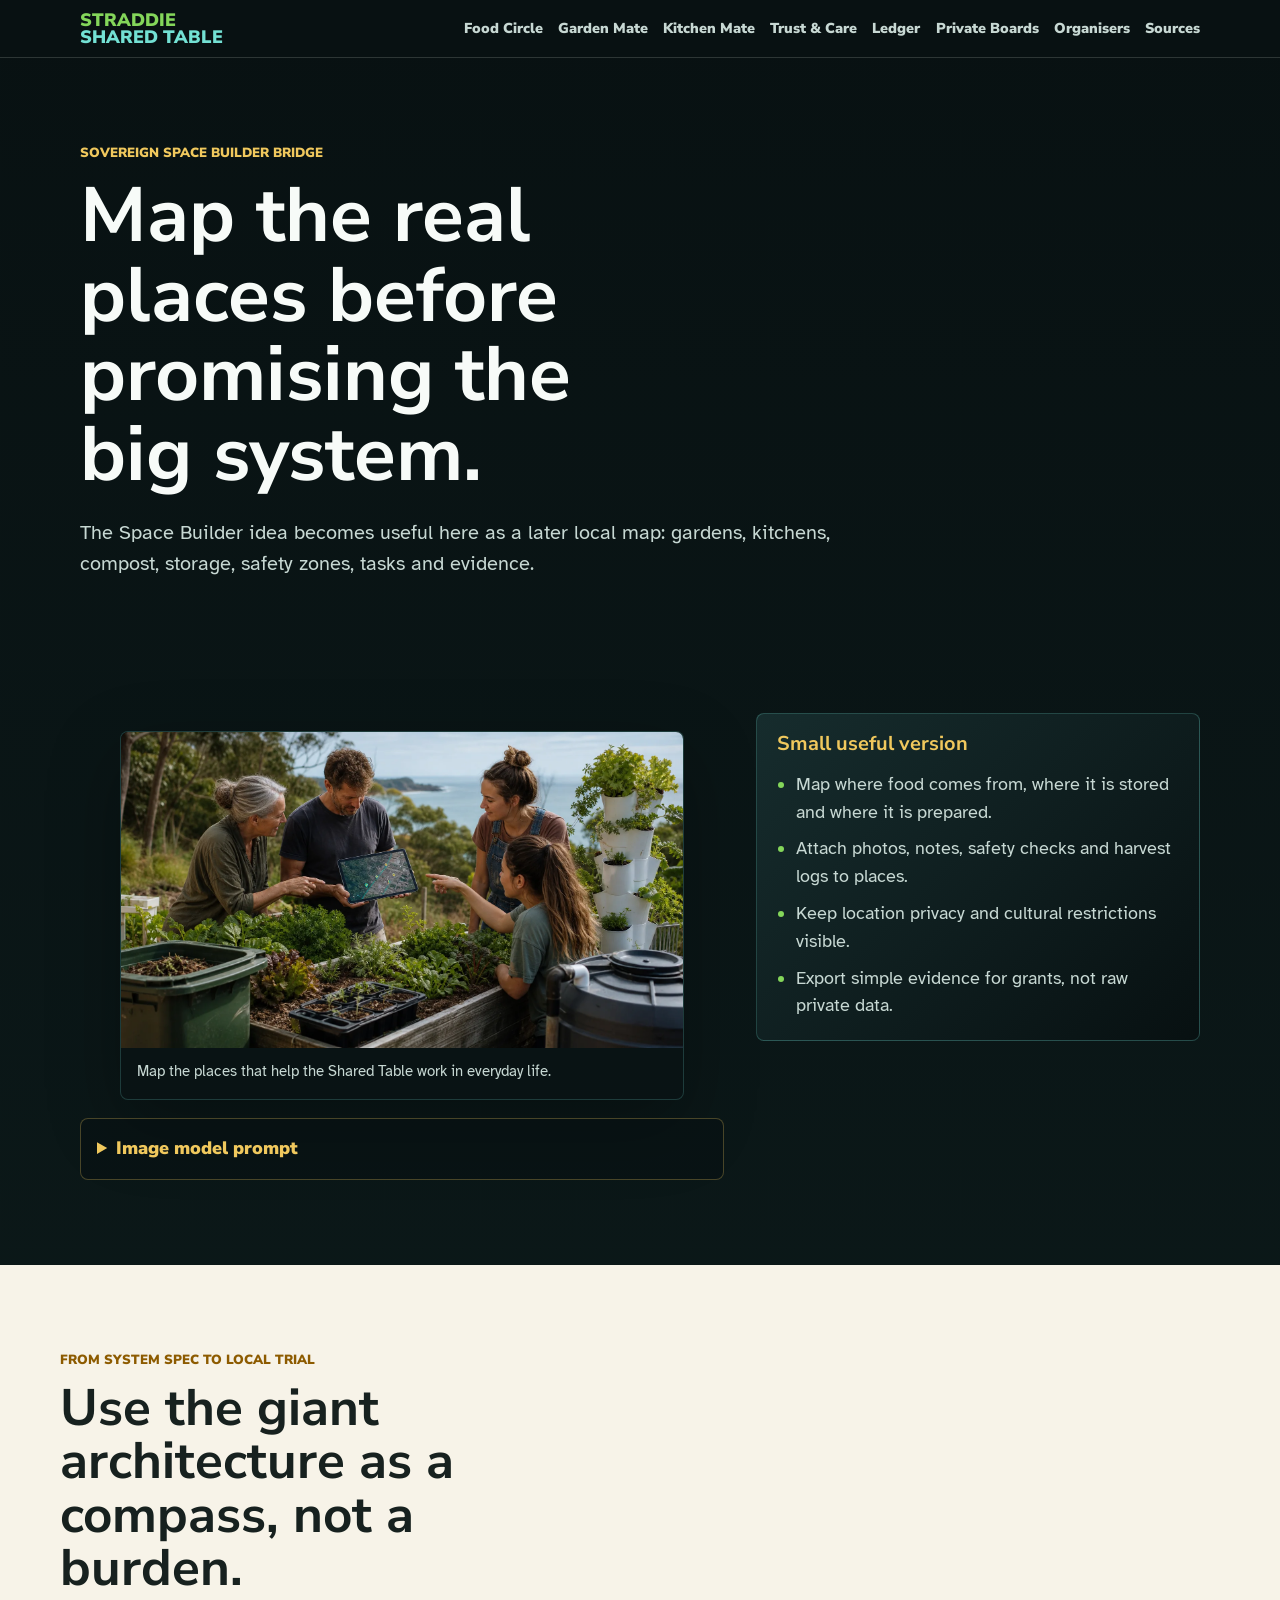
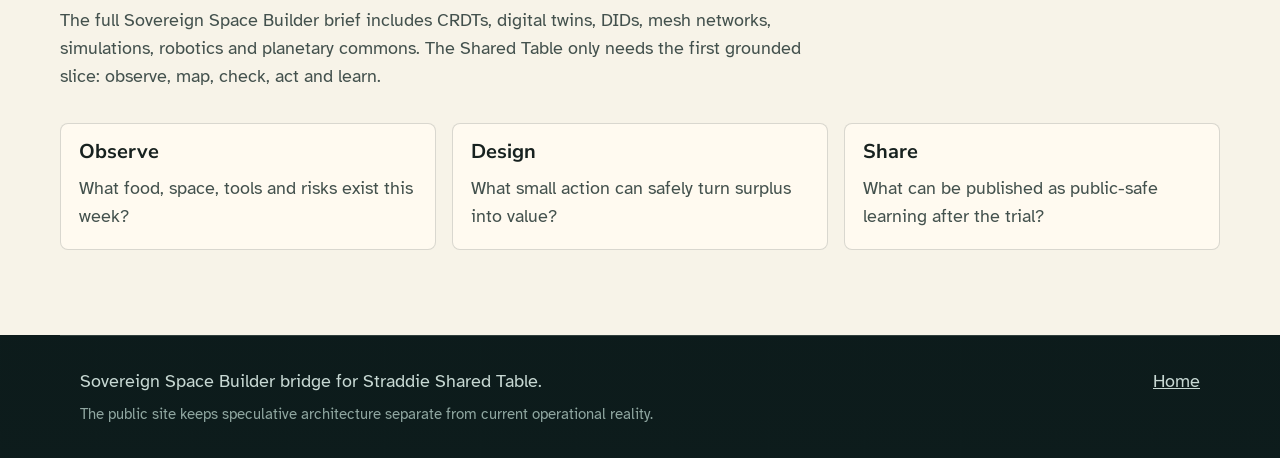
<file: sovereign-space-builder.html>
<!doctype html>
<html lang="en-AU">
  <head>
    <meta charset="utf-8">
    <meta name="viewport" content="width=device-width, initial-scale=1">
    <meta name="description" content="Sovereign Space Builder as the digital twin and local mapping bridge for the Straddie Shared Table.">
    <title>Sovereign Space Builder | Straddie Shared Table</title>
    <link rel="preconnect" href="https://fonts.googleapis.com">
    <link rel="preconnect" href="https://fonts.gstatic.com" crossorigin>
    <link href="https://fonts.googleapis.com/css2?family=Atkinson+Hyperlegible:wght@400;700&family=Nunito+Sans:wght@700;800;900&display=swap" rel="stylesheet">
    <link rel="stylesheet" href="styles.css">
    <link rel="icon" href="assets/favicon.svg" type="image/svg+xml">
  <link rel="shortcut icon" href="assets/favicon.ico" type="image/x-icon">
</head>
  <body>
    <a class="skip-link" href="#main">Skip to content</a>
    <header class="site-header"><nav class="nav" aria-label="Main navigation"><a class="brand-mark" href="index.html"><span>Straddie</span><span>Shared Table</span></a><button class="nav-toggle" type="button" aria-label="Open menu" aria-expanded="false"><span></span><span></span><span></span></button><div class="nav-links"><a href="table.html">Food Circle</a><a href="garden-mate.html">Garden Mate</a><a href="kitchen-mate.html">Kitchen Mate</a><a href="safety.html">Trust &amp; Care</a><a href="ledger.html">Ledger</a><a href="noticeboard.html">Private Boards</a><a href="grants.html">Organisers</a><a href="source-map.html">Sources</a></div></nav></header>
    <main id="main">
      <section class="page-hero">
        <p class="section-label">Sovereign Space Builder bridge</p>
        <h1>Map the real places before promising the big system.</h1>
          <p class="hero-lede">The Space Builder idea becomes useful here as a later local map: gardens, kitchens, compost, storage, safety zones, tasks and evidence.</p>
      </section>
      <section class="section split">
        <div>
          <figure class="image-panel">
            <img src="assets/sovereign-space-builder.webp" alt="People using a tablet to map a garden bed, hydroponic tower, compost and water container.">
            <figcaption>Map the places that help the Shared Table work in everyday life.</figcaption>
          </figure>
          <details class="prompt-box"><summary>Image model prompt</summary><p class="prompt-text">Photorealistic editorial website section image for Sovereign Space Builder as a community digital twin for gardens, kitchens and shared tables. Scene: an outdoor island garden bed and small hydroponic tower with a tablet showing abstract map layers and place markers with no readable text, people pointing between the real plants and the device. Include compost bin, water container, seed tray, and subtle coastline background. Communicates map, observe, simulate, do, share. Realistic, practical, hopeful, Australian coastal vegetation. No logos, no readable text, no QR codes, no sci-fi holograms. 16:9 landscape, high detail.</p></details>
        </div>
        <aside class="bridge-panel">
          <h3>Small useful version</h3>
          <ul class="bridge-list">
            <li>Map where food comes from, where it is stored and where it is prepared.</li>
            <li>Attach photos, notes, safety checks and harvest logs to places.</li>
            <li>Keep location privacy and cultural restrictions visible.</li>
            <li>Export simple evidence for grants, not raw private data.</li>
          </ul>
        </aside>
      </section>
      <section class="section paper-section">
        <div class="section-heading"><p class="section-label">From system spec to local trial</p><h2>Use the giant architecture as a compass, not a burden.</h2><p>The full Sovereign Space Builder brief includes CRDTs, digital twins, DIDs, mesh networks, simulations, robotics and planetary commons. The Shared Table only needs the first grounded slice: observe, map, check, act and learn.</p></div>
        <div class="grid three">
          <article class="card"><h3>Observe</h3><p>What food, space, tools and risks exist this week?</p></article>
          <article class="card"><h3>Design</h3><p>What small action can safely turn surplus into value?</p></article>
          <article class="card"><h3>Share</h3><p>What can be published as public-safe learning after the trial?</p></article>
        </div>
      </section>
    </main>
    <footer class="site-footer"><div><p>Sovereign Space Builder bridge for Straddie Shared Table.</p><p class="footer-note">The public site keeps speculative architecture separate from current operational reality.</p></div><a href="index.html">Home</a></footer>
    <button class="top-button" type="button" data-to-top aria-label="Back to top">Top</button>
    <script src="script.js"></script>
  </body>
</html>
</file>
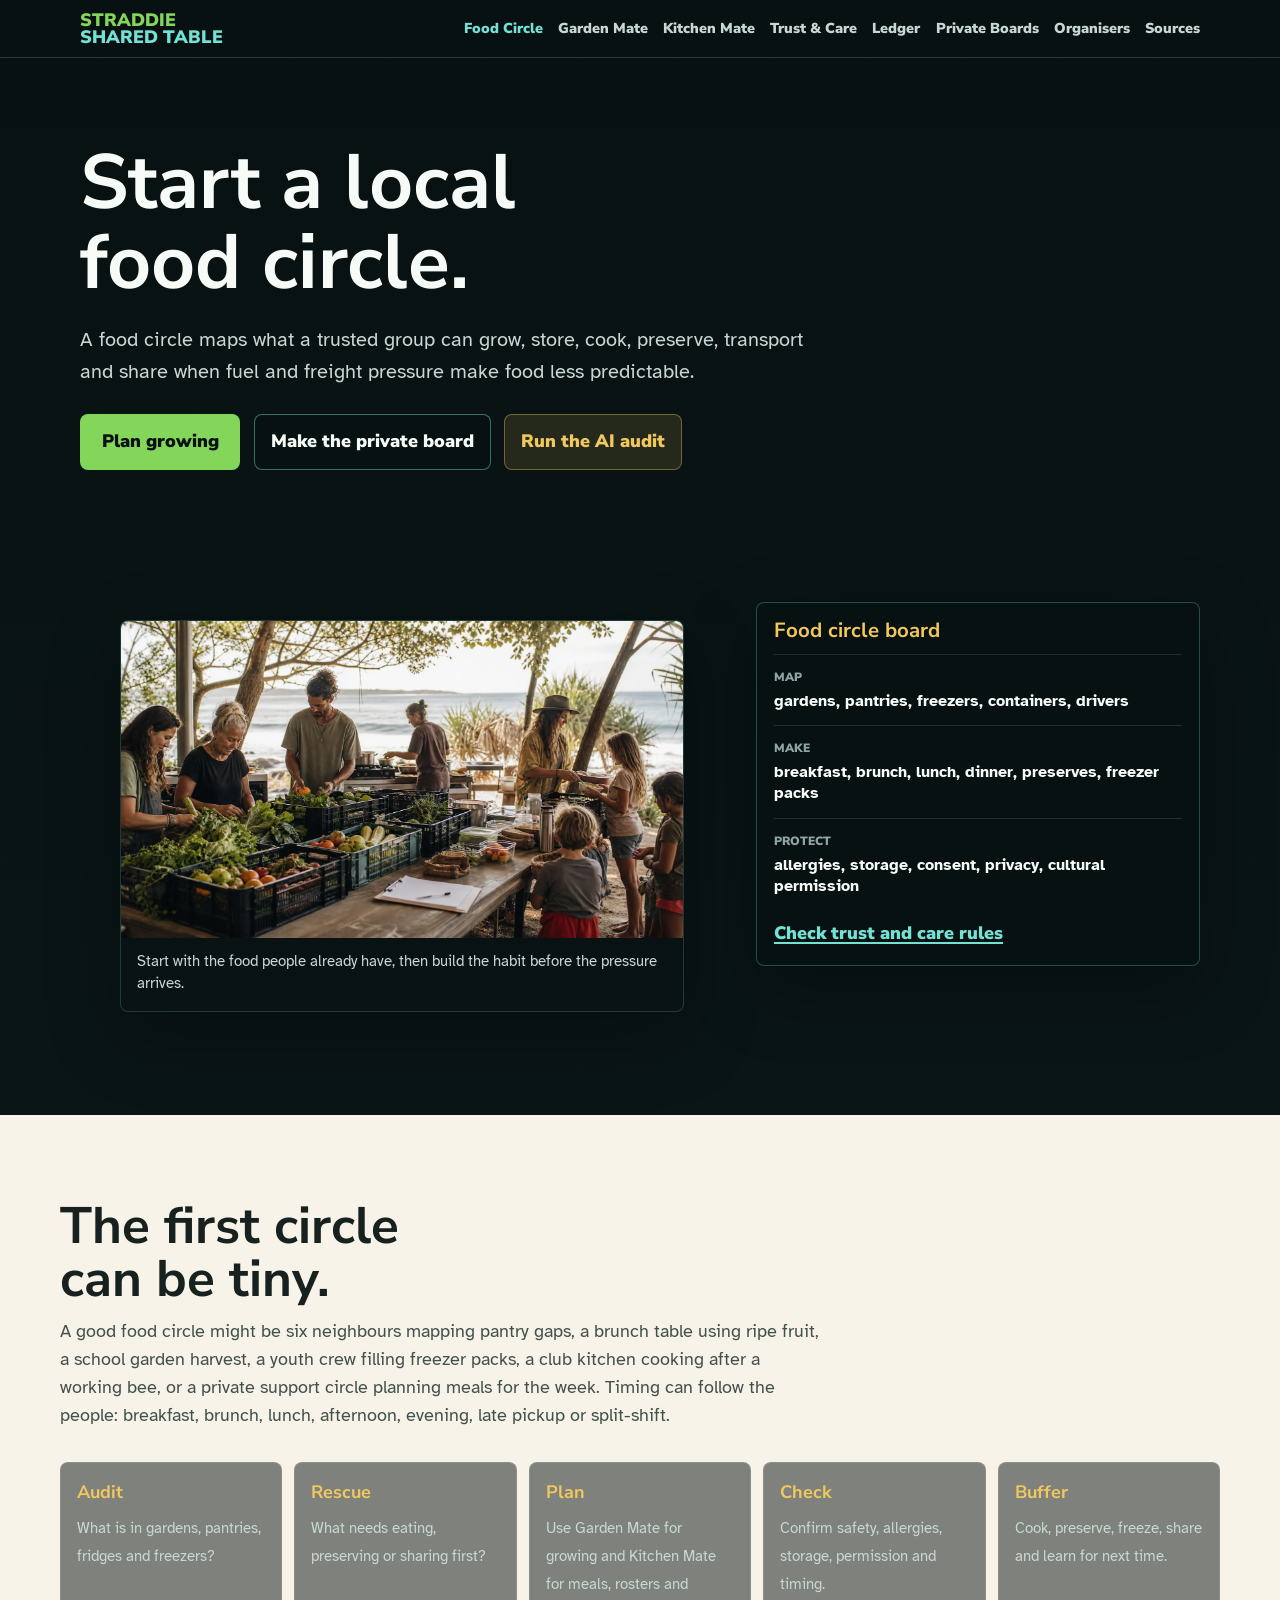
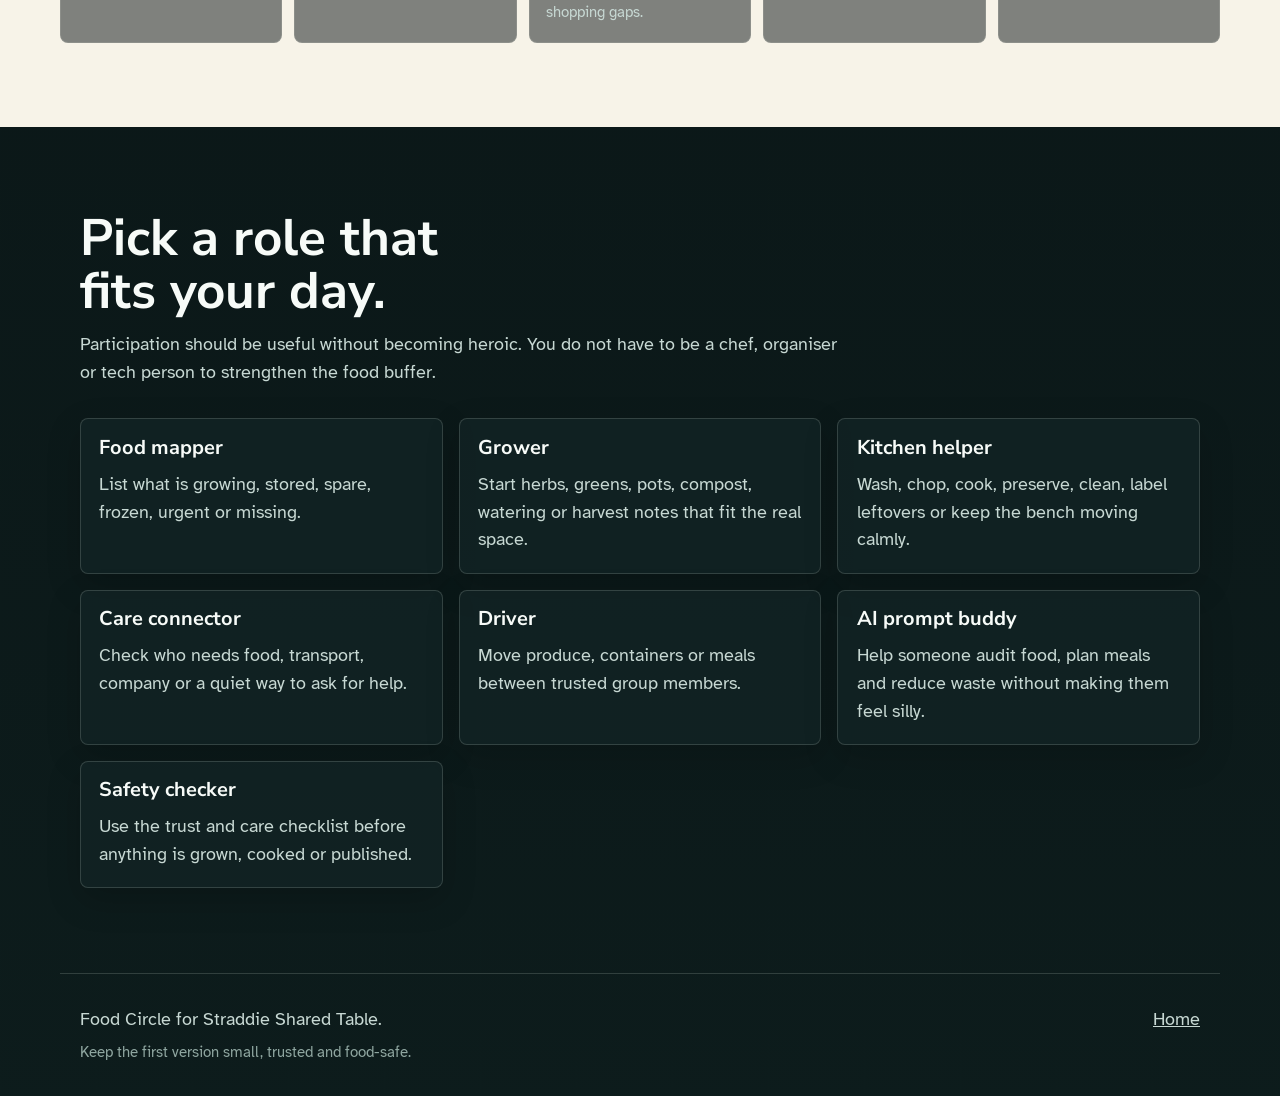
<file: table.html>
<!doctype html>
<html lang="en-AU">
  <head>
    <meta charset="utf-8">
    <meta name="viewport" content="width=device-width, initial-scale=1">
    <meta name="description" content="Start a Straddie Shared Table food circle for gardens, pantries, freezers, preserving, transport and safe shared meals.">
    <title>Food Circle | Straddie Shared Table</title>
    <link rel="preconnect" href="https://fonts.googleapis.com">
    <link rel="preconnect" href="https://fonts.gstatic.com" crossorigin>
    <link href="https://fonts.googleapis.com/css2?family=Atkinson+Hyperlegible:wght@400;700&family=Nunito+Sans:wght@700;800;900&display=swap" rel="stylesheet">
    <link rel="stylesheet" href="styles.css">
    <link rel="icon" href="assets/favicon.svg" type="image/svg+xml">
  <link rel="shortcut icon" href="assets/favicon.ico" type="image/x-icon">
</head>
  <body>
    <a class="skip-link" href="#main">Skip to content</a>
    <header class="site-header"><nav class="nav" aria-label="Main navigation"><a class="brand-mark" href="index.html"><span>Straddie</span><span>Shared Table</span></a><button class="nav-toggle" type="button" aria-label="Open menu" aria-expanded="false"><span></span><span></span><span></span></button><div class="nav-links"><a href="table.html" aria-current="page">Food Circle</a><a href="garden-mate.html">Garden Mate</a><a href="kitchen-mate.html">Kitchen Mate</a><a href="safety.html">Trust &amp; Care</a><a href="ledger.html">Ledger</a><a href="noticeboard.html">Private Boards</a><a href="grants.html">Organisers</a><a href="source-map.html">Sources</a></div></nav></header>
    <main id="main">
      <section class="page-hero">
        <h1>Start a local food circle.</h1>
        <p class="hero-lede">A food circle maps what a trusted group can grow, store, cook, preserve, transport and share when fuel and freight pressure make food less predictable.</p>
        <div class="hero-actions"><a class="button primary" href="garden-mate.html">Plan growing</a><a class="button secondary" href="noticeboard.html">Make the private board</a><a class="button tertiary" href="kitchen-mate.html">Run the AI audit</a></div>
      </section>
      <section class="section split">
        <div>
          <figure class="image-panel">
            <img src="assets/shared-table-loop.webp" alt="Outdoor community table where people sort surplus produce and prepare for a shared meal.">
          <figcaption>Start with the food people already have, then build the habit before the pressure arrives.</figcaption>
          </figure>
        </div>
        <aside class="cookup-panel">
          <h2>Food circle board</h2>
          <div class="board-row">
            <span>Map</span>
            <strong>gardens, pantries, freezers, containers, drivers</strong>
          </div>
          <div class="board-row">
            <span>Make</span>
            <strong>breakfast, brunch, lunch, dinner, preserves, freezer packs</strong>
          </div>
          <div class="board-row">
            <span>Protect</span>
            <strong>allergies, storage, consent, privacy, cultural permission</strong>
          </div>
          <a class="board-link" href="safety.html">Check trust and care rules</a>
        </aside>
      </section>
      <section class="section paper-section">
        <div class="section-heading">
          <h2>The first circle can be tiny.</h2>
          <p>A good food circle might be six neighbours mapping pantry gaps, a brunch table using ripe fruit, a school garden harvest, a youth crew filling freezer packs, a club kitchen cooking after a working bee, or a private support circle planning meals for the week. Timing can follow the people: breakfast, brunch, lunch, afternoon, evening, late pickup or split-shift.</p>
        </div>
        <div class="flow-line">
          <div><strong>Audit</strong><span>What is in gardens, pantries, fridges and freezers?</span></div>
          <div><strong>Rescue</strong><span>What needs eating, preserving or sharing first?</span></div>
          <div><strong>Plan</strong><span>Use Garden Mate for growing and Kitchen Mate for meals, rosters and shopping gaps.</span></div>
          <div><strong>Check</strong><span>Confirm safety, allergies, storage, permission and timing.</span></div>
          <div><strong>Buffer</strong><span>Cook, preserve, freeze, share and learn for next time.</span></div>
        </div>
      </section>
      <section class="section" aria-labelledby="roles-title">
        <div class="section-heading">
          <h2 id="roles-title">Pick a role that fits your day.</h2>
          <p>Participation should be useful without becoming heroic. You do not have to be a chef, organiser or tech person to strengthen the food buffer.</p>
        </div>
        <div class="grid three">
          <article class="card"><h3>Food mapper</h3><p>List what is growing, stored, spare, frozen, urgent or missing.</p></article>
          <article class="card"><h3>Grower</h3><p>Start herbs, greens, pots, compost, watering or harvest notes that fit the real space.</p></article>
          <article class="card"><h3>Kitchen helper</h3><p>Wash, chop, cook, preserve, clean, label leftovers or keep the bench moving calmly.</p></article>
          <article class="card"><h3>Care connector</h3><p>Check who needs food, transport, company or a quiet way to ask for help.</p></article>
          <article class="card"><h3>Driver</h3><p>Move produce, containers or meals between trusted group members.</p></article>
          <article class="card"><h3>AI prompt buddy</h3><p>Help someone audit food, plan meals and reduce waste without making them feel silly.</p></article>
          <article class="card"><h3>Safety checker</h3><p>Use the trust and care checklist before anything is grown, cooked or published.</p></article>
        </div>
      </section>
    </main>
    <footer class="site-footer"><div><p>Food Circle for Straddie Shared Table.</p><p class="footer-note">Keep the first version small, trusted and food-safe.</p></div><a href="index.html">Home</a></footer>
    <button class="top-button" type="button" data-to-top aria-label="Back to top">Top</button>
    <script src="script.js"></script>
  </body>
</html>
</file>
<file: styles.css>
:root {
  --ink: #081112;
  --deep: #102021;
  --panel: rgba(18, 34, 35, 0.92);
  --panel-strong: #172e2f;
  --paper: #f7f3e8;
  --paper-2: #fffaf0;
  --text: #f7fbf8;
  --text-dark: #17211f;
  --soft: #c7d8d3;
  --muted: #8fa6a0;
  --line: rgba(232, 244, 237, 0.16);
  --line-dark: rgba(23, 33, 31, 0.16);
  --leaf: #84d65a;
  --aqua: #73e1d4;
  --gold: #f0c85d;
  --coral: #ff8b73;
  --berry: #b986ff;
  --shadow: 0 24px 72px rgba(0, 0, 0, 0.3);
  --heading: "Nunito Sans", "Avenir Next", Arial, sans-serif;
  --body: "Atkinson Hyperlegible", Arial, sans-serif;
  --max-width: 1160px;
}

* {
  box-sizing: border-box;
}

html {
  background: var(--ink);
  scroll-behavior: smooth;
}

[id] {
  scroll-margin-top: 5.5rem;
}

body {
  background:
    linear-gradient(180deg, rgba(8, 17, 18, 0.98), rgba(13, 28, 28, 0.98)),
    linear-gradient(90deg, rgba(115, 225, 212, 0.055) 1px, transparent 1px),
    linear-gradient(0deg, rgba(132, 214, 90, 0.04) 1px, transparent 1px);
  background-size: auto, 96px 96px, 96px 96px;
  color: var(--text);
  font-family: var(--body);
  font-size: 18px;
  line-height: 1.55;
  margin: 0;
  min-height: 100vh;
  overflow-x: hidden;
}

main {
  overflow-x: hidden;
}

img {
  display: block;
  height: auto;
  max-width: 100%;
}

a {
  color: inherit;
}

p,
li {
  overflow-wrap: anywhere;
}

p,
h1,
h2,
h3 {
  margin: 0;
}

h1,
h2,
h3 {
  font-family: var(--heading);
  letter-spacing: 0;
  line-height: 1.04;
}

h1 {
  font-size: 4.8rem;
  max-width: 12ch;
}

h2 {
  font-size: 3.2rem;
  max-width: 13ch;
}

h3 {
  font-size: 1.25rem;
}

code {
  background: rgba(8, 17, 18, 0.62);
  border: 1px solid rgba(232, 244, 237, 0.14);
  border-radius: 6px;
  color: var(--gold);
  font-size: 0.95em;
  padding: 0.08rem 0.28rem;
}

.skip-link {
  background: var(--gold);
  color: var(--ink);
  left: 1rem;
  padding: 0.65rem 0.85rem;
  position: absolute;
  top: -5rem;
  z-index: 50;
}

.skip-link:focus {
  top: 1rem;
}

.site-header {
  background: var(--ink);
  border-bottom: 1px solid var(--line);
  position: sticky;
  top: 0;
  z-index: 20;
}

.nav {
  align-items: center;
  display: flex;
  gap: 1rem;
  justify-content: space-between;
  margin: 0 auto;
  max-width: var(--max-width);
  min-width: 0;
  padding: 0.78rem 1.25rem;
  position: relative;
}

.brand-mark {
  color: var(--text);
  display: grid;
  font-family: var(--heading);
  font-weight: 900;
  line-height: 0.9;
  min-width: 0;
  text-decoration: none;
  text-transform: uppercase;
}

.brand-mark span:first-child {
  color: var(--leaf);
}

.brand-mark span:last-child {
  color: var(--aqua);
}

.nav-links {
  align-items: center;
  display: flex;
  flex-wrap: wrap;
  gap: 0.55rem 0.95rem;
  justify-content: flex-end;
}

.nav-links a {
  color: var(--soft);
  font-family: var(--heading);
  font-size: 0.9rem;
  font-weight: 900;
  text-decoration: none;
  white-space: nowrap;
}

.nav-links a:hover,
.nav-links a:focus,
.nav-links a[aria-current="page"] {
  color: var(--aqua);
}

.nav-toggle {
  align-items: center;
  background: rgba(115, 225, 212, 0.08);
  border: 1px solid rgba(115, 225, 212, 0.78);
  border-radius: 8px;
  display: none;
  flex: 0 0 auto;
  flex-direction: column;
  gap: 0.22rem;
  height: 2.7rem;
  justify-content: center;
  width: 2.9rem;
}

.nav-toggle span {
  background: var(--aqua);
  display: block;
  height: 2px;
  width: 1.35rem;
}

.hero {
  background:
    linear-gradient(90deg, rgba(8, 17, 18, 0.92) 0%, rgba(8, 17, 18, 0.78) 42%, rgba(8, 17, 18, 0.18) 100%),
    url("assets/shared-table-hero.webp") center / cover no-repeat;
  display: flex;
  min-height: 76svh;
}

.home-hero {
  min-height: 82svh;
}

.hero-inner,
.section,
.site-footer,
.page-hero {
  margin: 0 auto;
  max-width: var(--max-width);
  padding-left: 1.25rem;
  padding-right: 1.25rem;
  width: 100%;
}

.hero-inner {
  align-items: center;
  display: flex;
  padding-bottom: 3.8rem;
  padding-top: 4rem;
}

.home-hero .hero-inner {
  gap: 2rem;
  justify-content: space-between;
}

.hero-copy {
  max-width: 720px;
}

.home-hero .hero-copy {
  max-width: 760px;
}

.home-hero h1 {
  max-width: 13ch;
}

.hero-copy h1 {
  text-shadow: 0 10px 36px rgba(0, 0, 0, 0.55);
}

.hero-lede {
  color: var(--soft);
  font-size: 1.28rem;
  margin-top: 1.35rem;
  max-width: 46rem;
}

.hero-actions,
.button-row,
.external-links {
  display: flex;
  flex-wrap: wrap;
  gap: 0.85rem;
  margin-top: 1.6rem;
}

.hero-credit {
  color: rgba(247, 251, 248, 0.72);
  font-size: 0.9rem;
  margin-top: 1rem;
}

.hero-board,
.cookup-panel {
  background: rgba(8, 17, 18, 0.78);
  border: 1px solid rgba(115, 225, 212, 0.28);
  border-radius: 8px;
  box-shadow: var(--shadow);
  flex: 0 1 360px;
  padding: 1.05rem;
}

.hero-board h2,
.cookup-panel h2 {
  color: var(--gold);
  font-size: 1.28rem;
  max-width: none;
}

.board-row {
  border-top: 1px solid rgba(232, 244, 237, 0.12);
  display: grid;
  gap: 0.28rem;
  padding: 0.82rem 0;
}

.board-row:first-of-type {
  margin-top: 0.75rem;
}

.board-row span {
  color: var(--muted);
  font-family: var(--heading);
  font-size: 0.75rem;
  font-weight: 900;
  text-transform: uppercase;
}

.board-row strong {
  color: var(--text);
  font-family: var(--body);
  font-size: 0.98rem;
  line-height: 1.35;
}

.board-link {
  color: var(--aqua);
  display: inline-flex;
  font-family: var(--heading);
  font-weight: 900;
  margin-top: 0.6rem;
  text-decoration-thickness: 2px;
  text-underline-offset: 0.18em;
}

.button {
  align-items: center;
  border-radius: 8px;
  display: inline-flex;
  font-family: var(--heading);
  font-weight: 900;
  justify-content: center;
  min-height: 3rem;
  min-width: 10rem;
  padding: 0.82rem 1rem;
  text-decoration: none;
}

.button.primary {
  background: var(--leaf);
  color: var(--ink);
}

.button.secondary {
  background: rgba(8, 17, 18, 0.32);
  border: 1px solid rgba(115, 225, 212, 0.45);
  color: var(--text);
}

.button.tertiary {
  background: rgba(240, 200, 93, 0.12);
  border: 1px solid rgba(240, 200, 93, 0.38);
  color: var(--gold);
}

.intro-band {
  background: var(--paper);
  border-bottom: 1px solid var(--line-dark);
  color: var(--text-dark);
  font-family: var(--heading);
  font-weight: 900;
  padding: 1rem 1.25rem;
  text-align: center;
}

.section,
.page-hero {
  padding-bottom: 5.3rem;
  padding-top: 5.3rem;
}

.page-hero {
  padding-bottom: 3rem;
}

.page-hero h1 {
  max-width: 13ch;
}

.page-hero .hero-lede {
  max-width: 760px;
}

.page-hero-split {
  align-items: center;
  display: grid;
  gap: 2rem;
  grid-template-columns: minmax(0, 0.92fr) minmax(280px, 0.66fr);
}

.page-hero-split h1 {
  max-width: 11ch;
}

.near-hero {
  padding-top: 2rem;
}

.section-heading {
  max-width: 760px;
}

.section-heading p:not(.section-label),
.page-copy,
.card p,
.step-card p,
.notice-card p,
.source-panel p,
.source-panel li {
  color: var(--soft);
  margin-top: 0.75rem;
}

.section-label {
  color: var(--gold);
  font-family: var(--heading);
  font-size: 0.83rem;
  font-weight: 900;
  letter-spacing: 0;
  margin-bottom: 0.75rem;
  text-transform: uppercase;
}

.paper-section {
  background: var(--paper);
  color: var(--text-dark);
  max-width: none;
  padding-left: max(1.25rem, calc((100vw - var(--max-width)) / 2));
  padding-right: max(1.25rem, calc((100vw - var(--max-width)) / 2));
}

.paper-section .section-heading p:not(.section-label),
.paper-section .page-copy,
.paper-section .card p,
.paper-section .step-card p {
  color: #43514d;
}

.paper-section .section-label {
  color: #8d5b00;
}

.dark-band {
  background: rgba(16, 32, 33, 0.76);
  max-width: none;
  padding-left: max(1.25rem, calc((100vw - var(--max-width)) / 2));
  padding-right: max(1.25rem, calc((100vw - var(--max-width)) / 2));
}

.grid {
  display: grid;
  gap: 1rem;
  margin-top: 2rem;
}

.grid.two {
  grid-template-columns: repeat(2, minmax(0, 1fr));
}

.grid.three {
  grid-template-columns: repeat(3, minmax(0, 1fr));
}

.grid.four {
  grid-template-columns: repeat(4, minmax(0, 1fr));
}

.compact-grid .card {
  min-height: 13rem;
}

.action-rail {
  display: grid;
  gap: 1rem;
  grid-template-columns: repeat(4, minmax(0, 1fr));
  margin-top: 2rem;
}

.action-card {
  background: rgba(23, 46, 47, 0.78);
  border: 1px solid rgba(115, 225, 212, 0.18);
  border-radius: 8px;
  color: inherit;
  display: grid;
  min-height: 16rem;
  padding: 1.15rem;
  text-decoration: none;
}

.action-card:hover,
.action-card:focus {
  border-color: rgba(115, 225, 212, 0.52);
  outline: none;
}

.action-card h3 {
  color: var(--text);
}

.action-card p {
  color: var(--soft);
  margin-top: 0.75rem;
}

.card,
.step-card,
.notice-card,
.source-panel,
.planner-panel,
.prompt-card {
  background: var(--panel);
  border: 1px solid var(--line);
  border-radius: 8px;
  box-shadow: 0 12px 34px rgba(0, 0, 0, 0.18);
  min-width: 0;
  padding: 1.15rem;
}

a.card {
  color: inherit;
  display: block;
  text-decoration: none;
}

a.card:hover,
a.card:focus {
  border-color: rgba(115, 225, 212, 0.48);
  outline: none;
}

.paper-section .card,
.paper-section .step-card,
.paper-section .source-panel,
.paper-section .prompt-card {
  background: var(--paper-2);
  border-color: var(--line-dark);
  box-shadow: none;
}

.card h3,
.step-card h3,
.notice-card h3,
.source-panel h3,
.prompt-card h3 {
  color: var(--text);
}

.paper-section .card h3,
.paper-section .step-card h3,
.paper-section .source-panel h3,
.paper-section .prompt-card h3 {
  color: var(--text-dark);
}

.card-link {
  color: var(--aqua);
  display: inline-flex;
  font-family: var(--heading);
  font-weight: 900;
  margin-top: 1rem;
  text-decoration: none;
}

a.card:hover .card-link,
a.card:focus .card-link {
  text-decoration: underline;
  text-decoration-thickness: 2px;
  text-underline-offset: 0.18em;
}

.image-panel {
  background: rgba(8, 17, 18, 0.5);
  border: 1px solid rgba(115, 225, 212, 0.2);
  border-radius: 8px;
  box-shadow: var(--shadow);
  overflow: hidden;
}

.image-panel img {
  aspect-ratio: 16 / 9;
  object-fit: cover;
  width: 100%;
}

.image-panel figcaption {
  color: var(--soft);
  font-size: 0.92rem;
  padding: 0.75rem 1rem 1rem;
}

.image-grid {
  margin-top: 2rem;
}

.image-grid + .bridge-panel {
  margin-top: 1rem;
}

.prompt-box,
.callout {
  background: rgba(8, 17, 18, 0.46);
  border: 1px solid rgba(240, 200, 93, 0.28);
  border-radius: 8px;
  margin-top: 1rem;
  padding: 1rem;
}

.paper-section .prompt-box,
.paper-section .callout {
  background: rgba(255, 250, 240, 0.75);
  border-color: rgba(23, 33, 31, 0.16);
}

.prompt-box summary {
  color: var(--gold);
  cursor: pointer;
  font-family: var(--heading);
  font-weight: 900;
}

.paper-section .prompt-box summary {
  color: #8d5b00;
}

.prompt-box p,
.callout p {
  color: var(--soft);
  margin-top: 0.65rem;
}

.paper-section .prompt-box p,
.paper-section .callout p {
  color: #43514d;
}

.prompt-text {
  font-size: 0.92rem;
}

.paper-section .card-link {
  color: #007966;
}

.paper-section .source-panel li {
  color: #43514d;
}

.paper-section .bridge-list {
  color: #43514d;
}

.paper-section .source-panel a {
  color: #006c60;
  font-weight: 900;
  text-decoration-color: rgba(0, 108, 96, 0.45);
  text-decoration-thickness: 2px;
  text-underline-offset: 0.16em;
}

.number {
  align-items: center;
  background: rgba(132, 214, 90, 0.14);
  border: 1px solid rgba(132, 214, 90, 0.28);
  border-radius: 999px;
  color: var(--leaf);
  display: inline-flex;
  font-family: var(--heading);
  font-weight: 900;
  height: 2.1rem;
  justify-content: center;
  margin-bottom: 0.8rem;
  min-width: 2.1rem;
  padding: 0 0.58rem;
}

.paper-section .number {
  background: rgba(0, 121, 102, 0.1);
  border-color: rgba(0, 121, 102, 0.18);
  color: #007966;
}

.split {
  align-items: start;
  display: grid;
  gap: 2rem;
  grid-template-columns: minmax(0, 0.9fr) minmax(280px, 0.62fr);
}

.bridge-panel {
  background:
    linear-gradient(135deg, rgba(23, 46, 47, 0.96), rgba(8, 17, 18, 0.96));
  border: 1px solid rgba(115, 225, 212, 0.24);
  border-radius: 8px;
  padding: 1.25rem;
}

.bridge-panel h3 {
  color: var(--gold);
}

.flow-line {
  display: grid;
  gap: 0.75rem;
  grid-template-columns: repeat(5, minmax(0, 1fr));
  margin-top: 2rem;
}

.flow-line div {
  background: rgba(8, 17, 18, 0.5);
  border: 1px solid rgba(232, 244, 237, 0.12);
  border-radius: 8px;
  min-height: 8rem;
  padding: 1rem;
}

.flow-line strong {
  color: var(--gold);
  display: block;
  font-family: var(--heading);
  margin-bottom: 0.45rem;
}

.flow-line span {
  color: var(--soft);
  font-size: 0.92rem;
}

.bridge-list {
  color: var(--soft);
  display: grid;
  gap: 0.55rem;
  margin: 1rem 0 0;
  padding-left: 1.2rem;
}

.bridge-list li::marker,
.check-list li::marker {
  color: var(--leaf);
}

.paper-section .bridge-list li::marker {
  color: #007966;
}

.check-list {
  color: var(--soft);
  display: grid;
  gap: 0.55rem;
  margin: 1rem 0 0;
  padding-left: 1.2rem;
}

.mini-ledger {
  display: grid;
  gap: 0.7rem;
  margin-top: 1.25rem;
}

.mini-ledger div {
  align-items: start;
  background: rgba(8, 17, 18, 0.48);
  border: 1px solid rgba(232, 244, 237, 0.12);
  border-radius: 8px;
  display: grid;
  gap: 0.4rem;
  grid-template-columns: minmax(0, 1fr) auto;
  padding: 0.85rem;
}

.mini-ledger strong {
  color: var(--text);
  font-family: var(--heading);
}

.mini-ledger span {
  color: var(--gold);
  font-family: var(--heading);
  font-size: 0.9rem;
  font-weight: 900;
}

.planner-grid {
  align-items: start;
  display: grid;
  gap: 1rem;
  grid-template-columns: minmax(0, 0.9fr) minmax(280px, 0.7fr);
  margin-top: 2rem;
}

.control-grid {
  display: grid;
  gap: 0.8rem;
}

.control-grid label {
  color: var(--soft);
  display: grid;
  gap: 0.35rem;
  font-size: 0.94rem;
}

select,
input,
textarea {
  background: rgba(8, 17, 18, 0.72);
  border: 1px solid rgba(115, 225, 212, 0.24);
  border-radius: 8px;
  color: var(--text);
  font: inherit;
  min-height: 2.8rem;
  padding: 0.7rem 0.78rem;
  width: 100%;
}

textarea {
  min-height: 8rem;
  resize: vertical;
}

.output-card {
  background: rgba(8, 17, 18, 0.52);
  border: 1px solid rgba(240, 200, 93, 0.26);
  border-radius: 8px;
  min-height: 18rem;
  padding: 1rem;
}

.paper-section .output-card {
  background: var(--paper-2);
  border-color: var(--line-dark);
  box-shadow: none;
}

.output-card h3 {
  color: var(--gold);
}

.paper-section .output-card h3 {
  color: #8d5b00;
}

.output-card p,
.output-card li {
  color: var(--soft);
}

.paper-section .output-card p,
.paper-section .output-card li {
  color: #43514d;
}

.output-card ul {
  display: grid;
  gap: 0.42rem;
  margin: 0.85rem 0 0;
  padding-left: 1.15rem;
}

.prompt-grid {
  display: grid;
  gap: 1rem;
  grid-template-columns: repeat(3, minmax(0, 1fr));
  margin-top: 2rem;
}

.prompt-card {
  display: grid;
  gap: 0.85rem;
}

.prompt-card p {
  color: var(--soft);
  margin: 0;
}

.paper-section .prompt-card p {
  color: #43514d;
}

.copy-button {
  align-self: end;
  background: rgba(115, 225, 212, 0.12);
  border: 1px solid rgba(115, 225, 212, 0.42);
  border-radius: 8px;
  color: var(--aqua);
  cursor: pointer;
  font-family: var(--heading);
  font-size: 0.92rem;
  font-weight: 900;
  min-height: 2.55rem;
  padding: 0.55rem 0.75rem;
}

.paper-section .copy-button {
  background: rgba(0, 121, 102, 0.08);
  border-color: rgba(0, 121, 102, 0.24);
  color: #007966;
}

.copy-button.is-copied {
  background: var(--leaf);
  border-color: var(--leaf);
  color: var(--ink);
}

.notice-output {
  white-space: pre-wrap;
}

.notice-preview {
  background: rgba(8, 17, 18, 0.52);
  border: 1px solid rgba(115, 225, 212, 0.22);
  border-radius: 8px;
  color: var(--soft);
  font-family: Consolas, "Courier New", monospace;
  font-size: 0.88rem;
  margin-top: 1rem;
  overflow-x: auto;
  padding: 1rem;
  white-space: pre-wrap;
}

.generated-prompt {
  background: rgba(8, 17, 18, 0.62);
  border: 1px solid rgba(115, 225, 212, 0.2);
  border-radius: 8px;
  color: var(--soft);
  font-family: var(--body);
  font-size: 0.95rem;
  line-height: 1.5;
  margin: 0.85rem 0;
  overflow-x: auto;
  padding: 0.9rem;
  white-space: pre-wrap;
}

.paper-section .generated-prompt {
  background: rgba(8, 17, 18, 0.06);
  border-color: rgba(23, 33, 31, 0.16);
  color: #263633;
}

.warning {
  border-left: 5px solid var(--coral);
}

.ok {
  border-left: 5px solid var(--leaf);
}

.neutral {
  border-left: 5px solid var(--aqua);
}

.tag-row {
  display: flex;
  flex-wrap: wrap;
  gap: 0.45rem;
  margin-top: 0.9rem;
}

.tag-row span {
  background: rgba(115, 225, 212, 0.1);
  border: 1px solid rgba(115, 225, 212, 0.2);
  border-radius: 999px;
  color: var(--soft);
  display: inline-flex;
  font-size: 0.78rem;
  padding: 0.22rem 0.5rem;
}

.site-footer {
  align-items: start;
  border-top: 1px solid var(--line);
  color: var(--soft);
  display: flex;
  gap: 1rem;
  justify-content: space-between;
  padding-bottom: 2rem;
  padding-top: 2rem;
}

.footer-note {
  color: var(--muted);
  font-size: 0.92rem;
  margin-top: 0.45rem;
  max-width: 760px;
}

.top-button {
  background: var(--leaf);
  border: 0;
  border-radius: 999px;
  bottom: 1.1rem;
  box-shadow: 0 14px 34px rgba(0, 0, 0, 0.36);
  color: var(--ink);
  cursor: pointer;
  font-family: var(--heading);
  font-weight: 900;
  opacity: 0;
  padding: 0.8rem 0.95rem;
  pointer-events: none;
  position: fixed;
  right: 1.1rem;
  transform: translateY(0.7rem);
  transition: opacity 0.18s ease, transform 0.18s ease;
  z-index: 30;
}

.top-button.is-visible {
  opacity: 1;
  pointer-events: auto;
  transform: translateY(0);
}

@media (max-width: 980px) {
  body {
    font-size: 16px;
  }

  h1 {
    font-size: 3.3rem;
  }

  h2 {
    font-size: 2.45rem;
  }

  .nav-toggle {
    display: inline-flex;
  }

  .nav-links {
    background: var(--ink);
    border: 1px solid var(--line);
    border-radius: 8px;
    display: none;
    padding: 0.75rem;
    position: absolute;
    right: 1rem;
    top: 4.2rem;
    width: min(20rem, calc(100vw - 2rem));
  }

  .nav-links.is-open {
    display: grid;
  }

  .nav-links a {
    min-height: 2.25rem;
    white-space: normal;
  }

  .grid.three,
  .grid.four,
  .action-rail,
  .prompt-grid {
    grid-template-columns: repeat(2, minmax(0, 1fr));
  }

  .flow-line {
    grid-template-columns: repeat(2, minmax(0, 1fr));
  }

  .split,
  .page-hero-split,
  .planner-grid {
    grid-template-columns: 1fr;
  }

  .home-hero .hero-inner {
    align-items: stretch;
    flex-direction: column;
  }

  .hero-board {
    flex-basis: auto;
    width: 100%;
  }
}

@media (max-width: 640px) {
  h1 {
    font-size: 2.55rem;
  }

  h2 {
    font-size: 2rem;
  }

  .hero {
    background:
      linear-gradient(180deg, rgba(8, 17, 18, 0.88), rgba(8, 17, 18, 0.7)),
      url("assets/shared-table-hero.webp") center / cover no-repeat;
    min-height: 72svh;
  }

  .hero-inner,
  .section,
  .site-footer,
  .page-hero {
    padding-left: 1rem;
    padding-right: 1rem;
  }

  .hero-lede {
    font-size: 1.08rem;
  }

  .grid.two,
  .grid.three,
  .grid.four,
  .flow-line,
  .action-rail,
  .prompt-grid {
    grid-template-columns: 1fr;
  }

  .button {
    width: 100%;
  }

  .mini-ledger div {
    grid-template-columns: 1fr;
  }

  .site-footer {
    flex-direction: column;
  }
}
</file>
